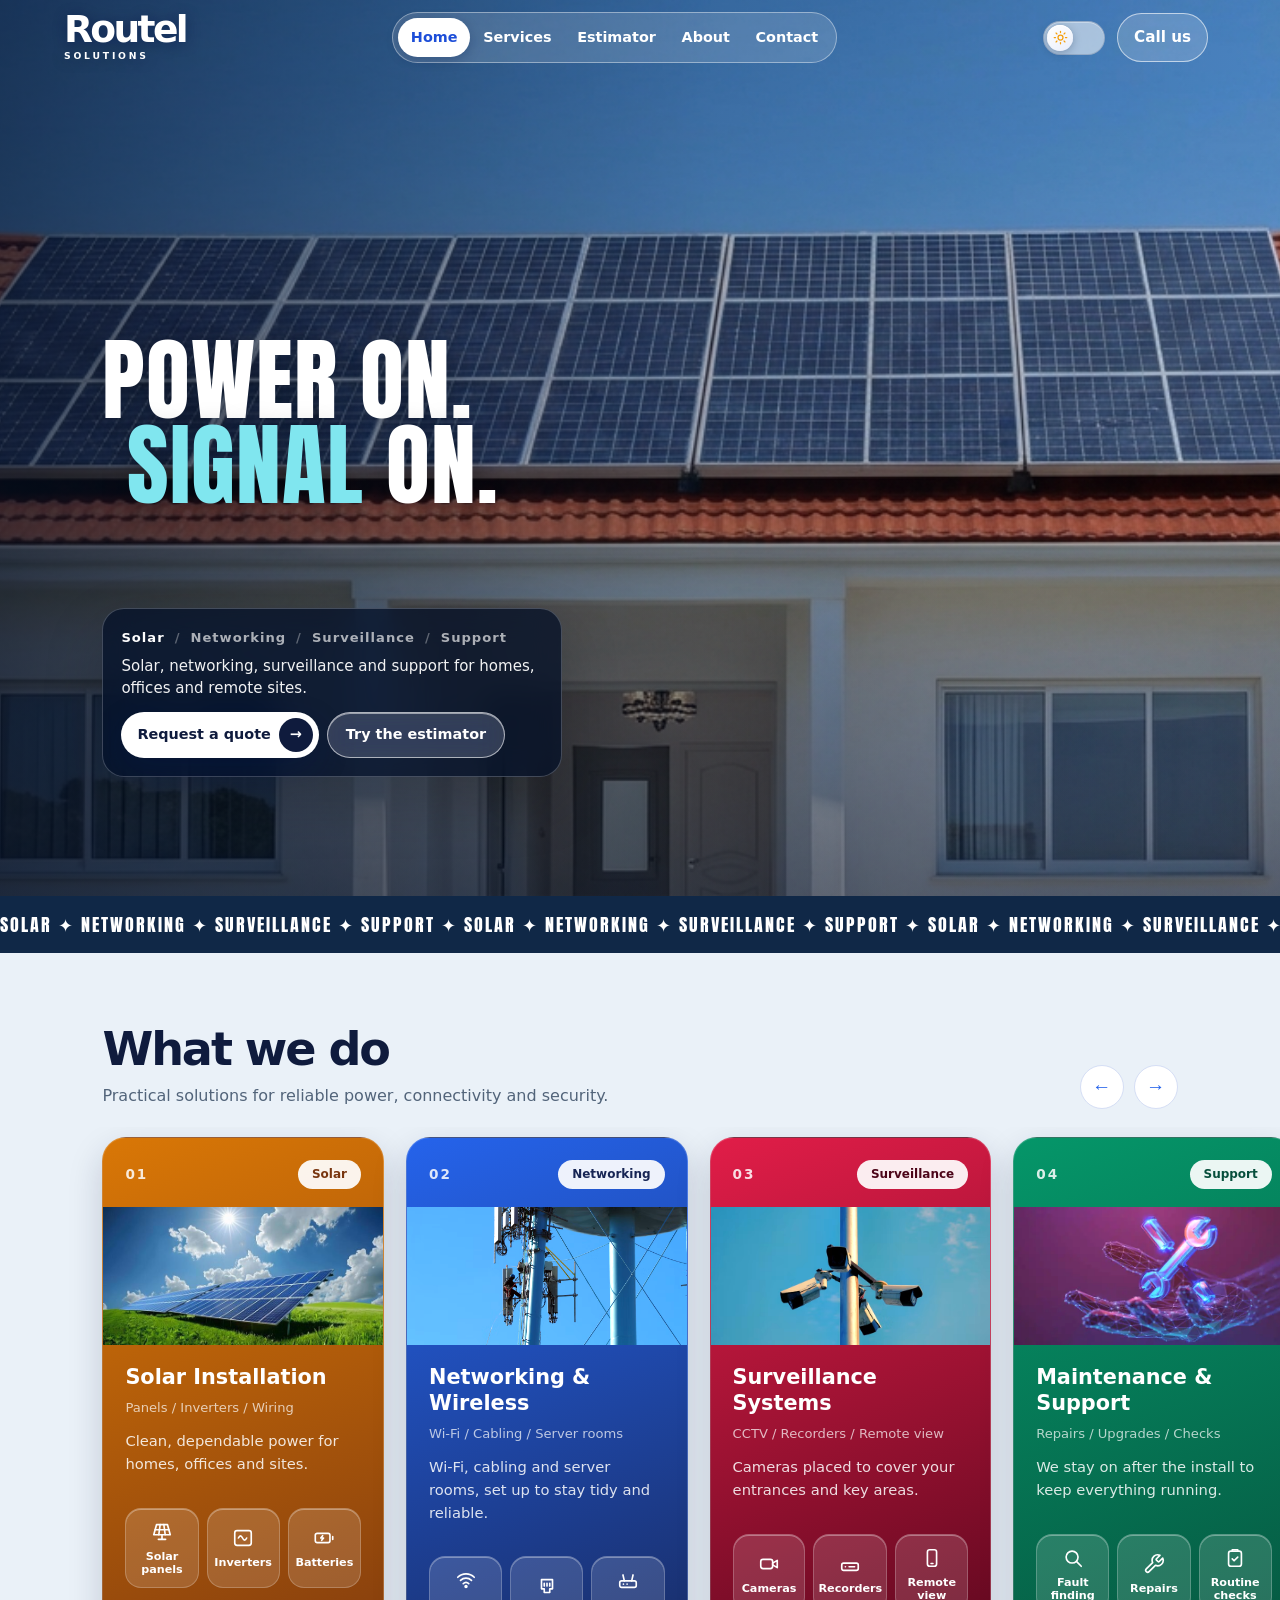
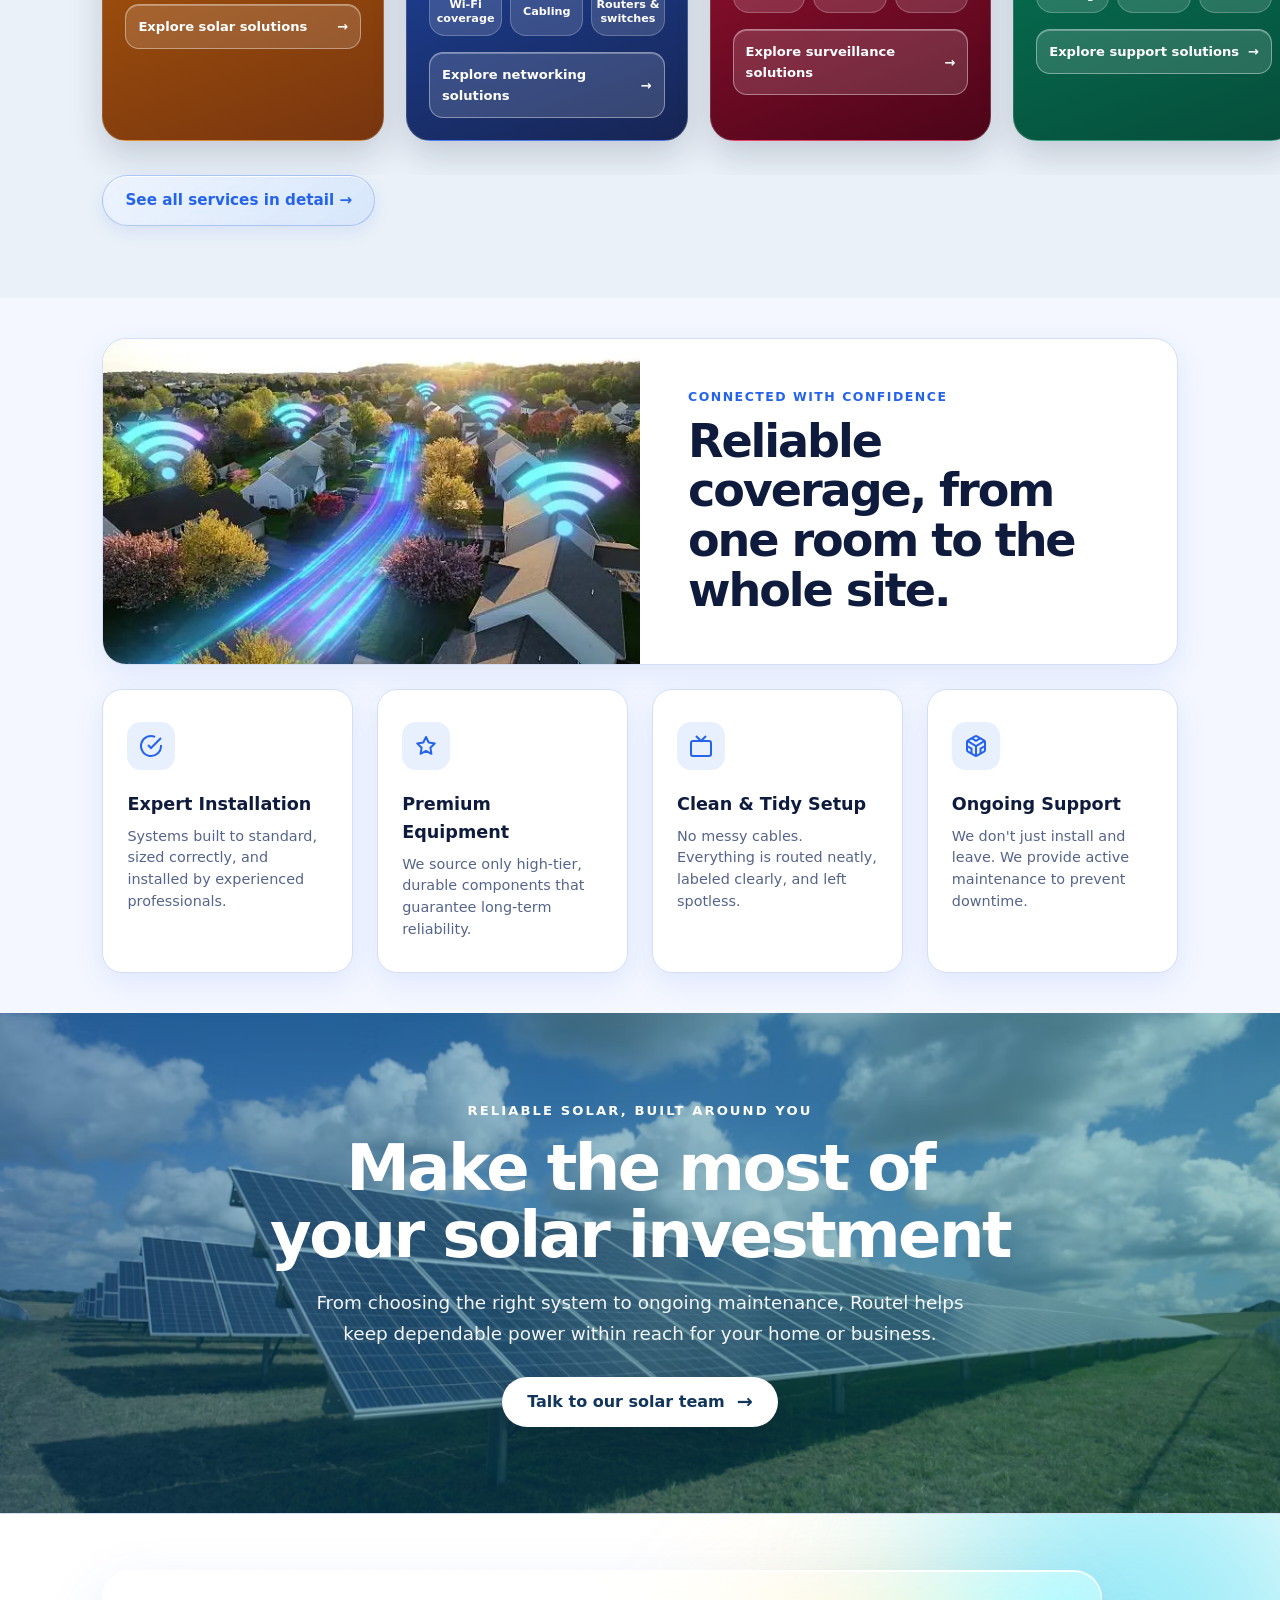
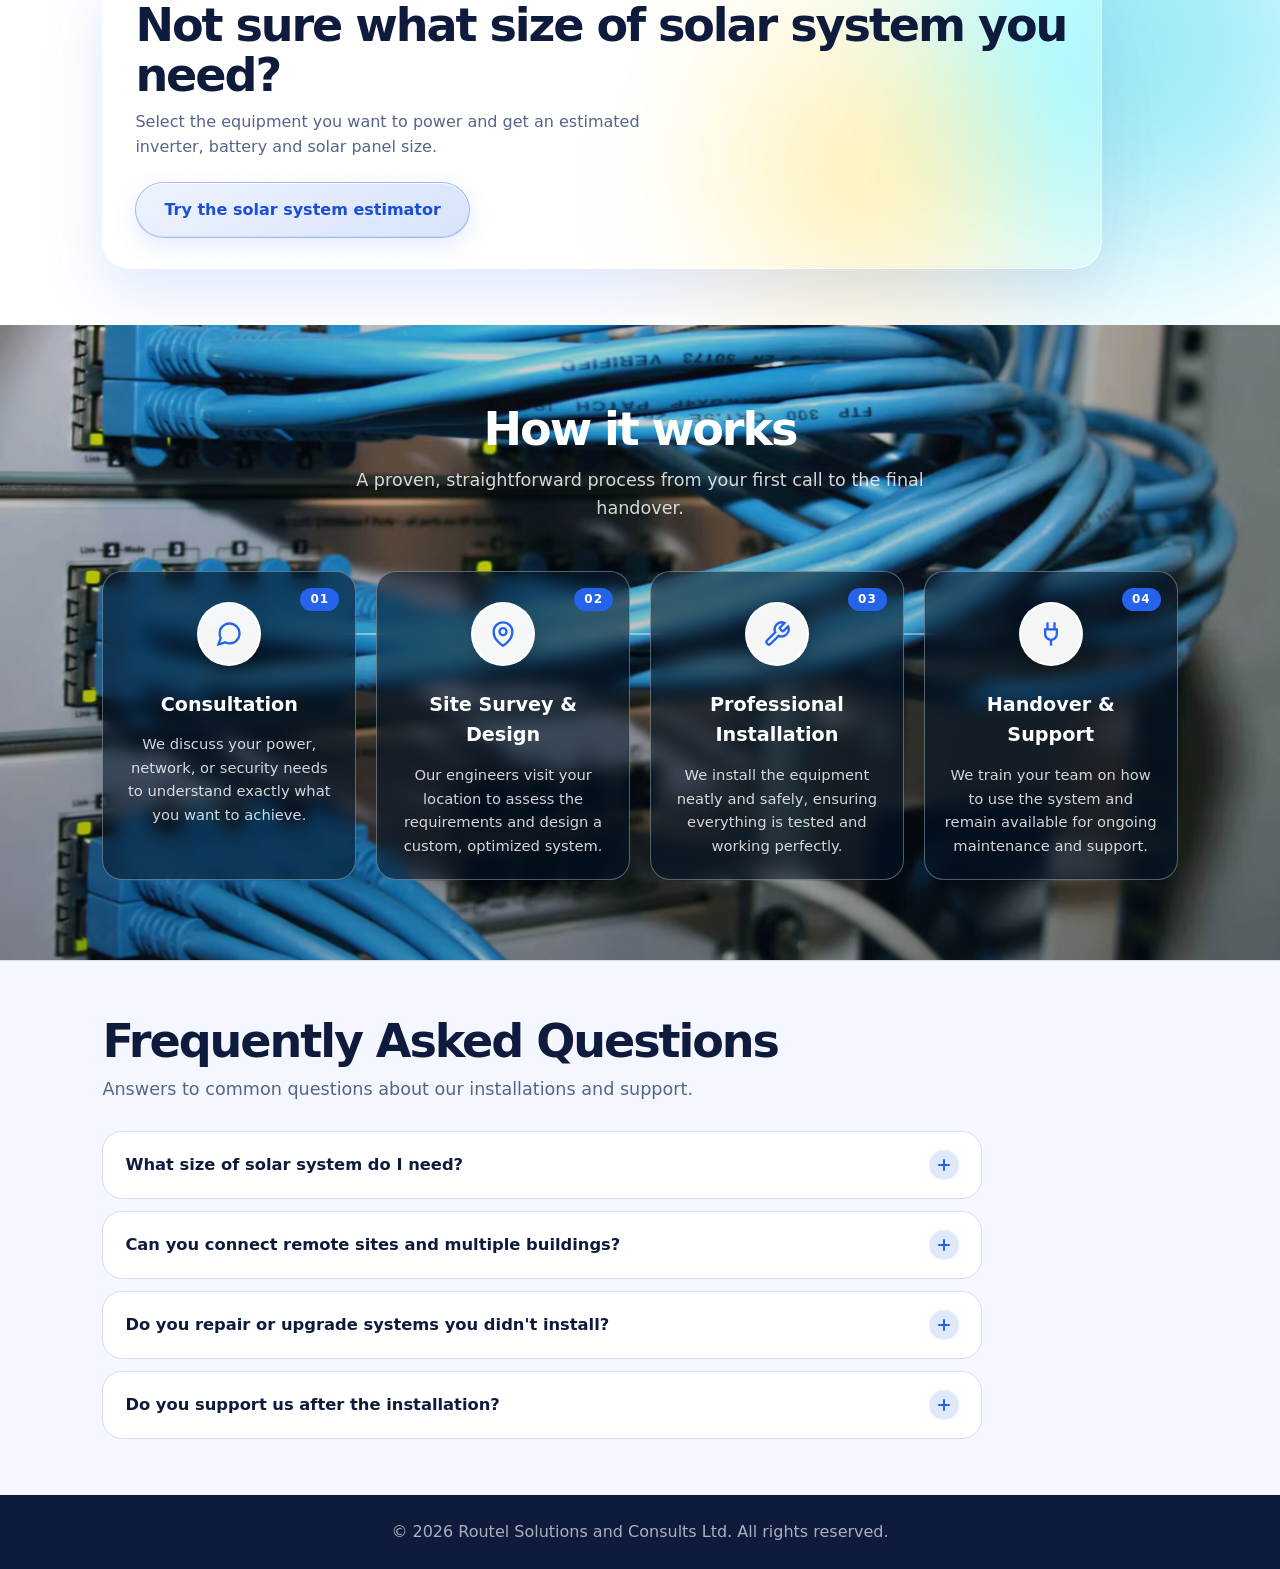
<file: index.html>
<!DOCTYPE html>
<html lang="en">
<head>
  <meta charset="UTF-8">
  <meta name="viewport" content="width=device-width, initial-scale=1.0, viewport-fit=cover">
  <title>Routel Solutions and Consults Ltd | Solar, Networking and Surveillance</title>
  <meta name="description" content="Routel Solutions and Consults Ltd installs and maintains solar systems, wireless internet, networks and surveillance systems for offices, estates and remote sites.">
  <meta name="theme-color" content="#2563eb">
  <meta name="color-scheme" content="light dark">
  <link rel="icon" href="data:image/svg+xml,<svg xmlns=%22http://www.w3.org/2000/svg%22 viewBox=%220 0 100 100%22><text y=%22.9em%22 font-size=%2290%22>⚡</text></svg>">
  <!-- sets light or dark BEFORE the page paints, so there is no flash -->
  <script>
    (function () { try { var t = localStorage.getItem('theme') || (matchMedia('(prefers-color-scheme: dark)').matches ? 'dark' : 'light'); document.documentElement.setAttribute('data-theme', t); } catch (e) { document.documentElement.setAttribute('data-theme', 'light'); } })();
  </script>
  <link rel="preconnect" href="https://fonts.googleapis.com">
  <link rel="preconnect" href="https://fonts.gstatic.com" crossorigin>
  <link href="https://fonts.googleapis.com/css2?family=Anton&display=swap" rel="stylesheet">
  <link rel="preload" as="image" href="hero-bg.jpg" fetchpriority="high">
  <link rel="stylesheet" href="style.css">
</head>
<body data-page="home">
  <!-- the menu, footer, tab bar and WhatsApp bubble are added here by shared.js -->
  <main>

    <!-- HERO -->
    <section class="hero-track" id="home">
      <div class="stage">

        <div class="scenes" aria-hidden="true">
          <!-- SOLAR -->
          <div class="scene is-on">
            <svg class="roof-scene" viewBox="0 0 1200 520" preserveAspectRatio="xMidYMax slice">
              <defs>
                <linearGradient id="panelBlue" x1="0" y1="0" x2="1" y2="1"><stop offset="0" stop-color="#2a56b8"/><stop offset="1" stop-color="#0c2160"/></linearGradient>
                <linearGradient id="panelShine" x1="0" y1="0" x2="1" y2="0.6"><stop offset="0" stop-color="#fff" stop-opacity=".28"/><stop offset=".45" stop-color="#fff" stop-opacity="0"/></linearGradient>
                <pattern id="roofTiles" width="30" height="14" patternUnits="userSpaceOnUse"><rect width="30" height="14" fill="#c9582f"/><path d="M0 13.5h30" stroke="#a8431f" stroke-width="2"/></pattern>
              </defs>
              <rect x="150" y="372" width="900" height="160" fill="#e8e3da"/>
              <rect x="205" y="415" width="140" height="95" fill="#8fb5e6" stroke="#fff" stroke-width="8"/>
              <rect x="855" y="415" width="140" height="95" fill="#8fb5e6" stroke="#fff" stroke-width="8"/>
              <rect x="520" y="400" width="160" height="125" fill="#cfd6e0"/>
              <rect x="540" y="420" width="120" height="105" fill="#9fb0c6"/>
              <polygon points="100,372 225,140 975,140 1100,372" fill="url(#roofTiles)"/>
              <rect x="100" y="372" width="1000" height="14" fill="#ebe6dd"/>
              <polygon points="270,185 930,185 1010,330 190,330" fill="url(#panelBlue)"/>
              <g stroke="#cfd8ea" stroke-width="2">
                <line x1="270" y1="185" x2="190" y2="330"/><line x1="325" y1="185" x2="258" y2="330"/>
                <line x1="380" y1="185" x2="327" y2="330"/><line x1="435" y1="185" x2="395" y2="330"/>
                <line x1="490" y1="185" x2="463" y2="330"/><line x1="545" y1="185" x2="532" y2="330"/>
                <line x1="600" y1="185" x2="600" y2="330" stroke-width="4"/>
                <line x1="655" y1="185" x2="668" y2="330"/><line x1="710" y1="185" x2="737" y2="330"/>
                <line x1="765" y1="185" x2="805" y2="330"/><line x1="820" y1="185" x2="873" y2="330"/>
                <line x1="875" y1="185" x2="942" y2="330"/><line x1="930" y1="185" x2="1010" y2="330"/>
                <line x1="250" y1="221" x2="950" y2="221"/><line x1="230" y1="257" x2="970" y2="257"/>
                <line x1="210" y1="294" x2="990" y2="294"/>
              </g>
              <polygon points="270,185 930,185 1010,330 190,330" fill="url(#panelShine)"/>
              <polygon points="270,185 930,185 1010,330 190,330" fill="none" stroke="#e6ecf7" stroke-width="4" stroke-linejoin="round"/>
            </svg>
            <div class="scene-photo" style="--photo:url('hero-bg.jpg')"></div>
          </div>

        </div>
        <div class="stage-shade" aria-hidden="true"></div>

        <h1 class="stage-title">
          <span class="line">Power on.</span>
          <span class="line indent"><em>Signal</em> on.</span>
        </h1>

        <div class="stage-extra">
          <p class="stage-eyebrow"><span class="is-on">Solar</span><span>Networking</span><span>Surveillance</span><span>Support</span></p>
          <p class="stage-sub">Solar, networking, surveillance and support for homes, offices and remote sites.</p>
          <div class="hero-cta">
            <a class="cta-pill" href="contact.html">Request a quote <span class="arrow">→</span></a>
            <a class="cta-glass" href="estimator.html">Try the estimator</a>
          </div>
        </div>

      </div>
    </section>



    <!-- TICKER -->
    <div class="marquee" aria-hidden="true">
      <div class="marquee-track">
        <span>Solar ✦ Networking ✦ Surveillance ✦ Support ✦ Solar ✦ Networking ✦ Surveillance ✦ Support ✦ Solar ✦ Networking ✦ Surveillance ✦ Support ✦ Solar ✦ Networking ✦ Surveillance ✦ Support ✦</span>
        <span>Solar ✦ Networking ✦ Surveillance ✦ Support ✦ Solar ✦ Networking ✦ Surveillance ✦ Support ✦ Solar ✦ Networking ✦ Surveillance ✦ Support ✦ Solar ✦ Networking ✦ Surveillance ✦ Support ✦</span>
      </div>
    </div>

    <!-- SERVICES -->
    <section class="services" aria-labelledby="services-title">
      <div class="section-head">
        <div>
          <h2 id="services-title">What we do</h2>
          <p class="services-intro">Practical solutions for reliable power, connectivity and security.</p>
        </div>
        <div class="arrows" aria-label="Service cards">
          <button class="arrow-btn" id="prev" type="button" aria-label="Previous services" aria-controls="service-cards">←</button>
          <button class="arrow-btn" id="next" type="button" aria-label="Next services" aria-controls="service-cards">→</button>
        </div>
      </div>

      <div class="cards" id="service-cards" tabindex="0" role="region" aria-label="Our services">
        <!-- 1: Solar -->
        <article class="card" style="--g1:#d97706; --g2:#78350f">
          <div class="card-top">
            <span class="card-num">01</span>
            <span class="tag">Solar</span>
          </div>
          <img class="card-photo" src="solar-card.png" alt="Solar panels in a sunny green field" loading="lazy">
          <h3>Solar Installation</h3>
          <span class="sub">Panels / Inverters / Wiring</span>
          <p class="preview">Clean, dependable power for homes, offices and sites.</p>
          <div class="card-more">
            <div class="tiles">
              <div class="tile" style="--i:0"><svg><use href="#i-panel"/></svg><span>Solar panels</span></div>
              <div class="tile" style="--i:1"><svg><use href="#i-inverter"/></svg><span>Inverters</span></div>
              <div class="tile" style="--i:2"><svg><use href="#i-battery"/></svg><span>Batteries</span></div>
            </div>
            <a class="req-btn" href="services.html#solar-installation">Explore solar solutions <span aria-hidden="true">→</span></a>
          </div>
        </article>

        <!-- 2: Networking & Wireless -->
        <article class="card" style="--g1:#2563eb; --g2:#172554">
          <div class="card-top">
            <span class="card-num">02</span>
            <span class="tag">Networking</span>
          </div>
          <img class="card-photo networking-card-photo" src="networking-card.png" alt="Wireless network equipment mounted on a communications tower" loading="lazy">
          <h3>Networking &amp; Wireless</h3>
          <span class="sub">Wi-Fi / Cabling / Server rooms</span>
          <p class="preview">Wi-Fi, cabling and server rooms, set up to stay tidy and reliable.</p>
          <div class="card-more">
            <div class="tiles">
              <div class="tile" style="--i:0"><svg><use href="#i-wifi"/></svg><span>Wi-Fi coverage</span></div>
              <div class="tile" style="--i:1"><svg><use href="#i-ethernet"/></svg><span>Cabling</span></div>
              <div class="tile" style="--i:2"><svg><use href="#i-router"/></svg><span>Routers &amp; switches</span></div>
            </div>
            <a class="req-btn" href="services.html#networking-wireless">Explore networking solutions <span aria-hidden="true">→</span></a>
          </div>
        </article>

        <!-- 3: Surveillance -->
        <article class="card" style="--g1:#e11d48; --g2:#4c0519">
          <div class="card-top">
            <span class="card-num">03</span>
            <span class="tag">Surveillance</span>
          </div>
          <img class="card-photo surveillance-card-photo" src="surveillance-card.png" alt="Security cameras mounted on a pole for area surveillance" loading="lazy">
          <h3>Surveillance Systems</h3>
          <span class="sub">CCTV / Recorders / Remote view</span>
          <p class="preview">Cameras placed to cover your entrances and key areas.</p>
          <div class="card-more">
            <div class="tiles">
              <div class="tile" style="--i:0"><svg><use href="#i-camera"/></svg><span>Cameras</span></div>
              <div class="tile" style="--i:1"><svg><use href="#i-recorder"/></svg><span>Recorders</span></div>
              <div class="tile" style="--i:2"><svg><use href="#i-phone"/></svg><span>Remote view</span></div>
            </div>
            <a class="req-btn" href="services.html#surveillance-systems">Explore surveillance solutions <span aria-hidden="true">→</span></a>
          </div>
        </article>

        <!-- 4: Support -->
        <article class="card" style="--g1:#059669; --g2:#064e3b">
          <div class="card-top">
            <span class="card-num">04</span>
            <span class="tag">Support</span>
          </div>
          <img class="card-photo support-card-photo" src="support-card.png" alt="Computer keyboard key marked with a tools symbol" loading="lazy">
          <h3>Maintenance &amp; Support</h3>
          <span class="sub">Repairs / Upgrades / Checks</span>
          <p class="preview">We stay on after the install to keep everything running.</p>
          <div class="card-more">
            <div class="tiles">
              <div class="tile" style="--i:0"><svg><use href="#i-search"/></svg><span>Fault finding</span></div>
              <div class="tile" style="--i:1"><svg><use href="#i-wrench"/></svg><span>Repairs</span></div>
              <div class="tile" style="--i:2"><svg><use href="#i-clipboard"/></svg><span>Routine checks</span></div>
            </div>
            <a class="req-btn" href="services.html#maintenance-support">Explore support solutions <span aria-hidden="true">→</span></a>
          </div>
        </article>
      </div>
      <a class="more-link" href="services.html">See all services in detail →</a>
    </section>

    <!-- BENEFITS ROW -->
    <section class="benefits">
      <div class="benefits-feature">
        <img src="wifi-neighborhood.png" alt="Homes connected across a neighborhood by Wi-Fi" loading="lazy">
        <div>
          <p class="benefits-feature-label">Connected with confidence</p>
          <h2>Reliable coverage, from one room to the whole site.</h2>
        </div>
      </div>
      <div class="ben-grid">
        <div class="ben-card">
          <div class="ben-icon"><svg viewBox="0 0 24 24" fill="none" stroke="currentColor" stroke-width="2"><path d="M22 11.08V12a10 10 0 1 1-5.93-9.14"></path><polyline points="22 4 12 14.01 9 11.01"></polyline></svg></div>
          <h4>Expert Installation</h4>
          <p>Systems built to standard, sized correctly, and installed by experienced professionals.</p>
        </div>
        <div class="ben-card">
          <div class="ben-icon"><svg viewBox="0 0 24 24" fill="none" stroke="currentColor" stroke-width="2" stroke-linecap="round" stroke-linejoin="round"><path d="m12 3 2.7 5.5 6.1.9-4.4 4.3 1 6.1-5.4-2.9-5.4 2.9 1-6.1-4.4-4.3 6.1-.9L12 3z"></path></svg></div>
          <h4>Premium Equipment</h4>
          <p>We source only high-tier, durable components that guarantee long-term reliability.</p>
        </div>
        <div class="ben-card">
          <div class="ben-icon"><svg viewBox="0 0 24 24" fill="none" stroke="currentColor" stroke-width="2"><rect x="2" y="7" width="20" height="15" rx="2" ry="2"></rect><polyline points="17 2 12 7 7 2"></polyline></svg></div>
          <h4>Clean & Tidy Setup</h4>
          <p>No messy cables. Everything is routed neatly, labeled clearly, and left spotless.</p>
        </div>
        <div class="ben-card">
          <div class="ben-icon"><svg viewBox="0 0 24 24" fill="none" stroke="currentColor" stroke-width="2"><path d="M21 16V8a2 2 0 0 0-1-1.73l-7-4a2 2 0 0 0-2 0l-7 4A2 2 0 0 0 3 8v8a2 2 0 0 0 1 1.73l7 4a2 2 0 0 0 2 0l7-4A2 2 0 0 0 21 16z"></path><polyline points="7.5 4.21 12 6.81 16.5 4.21"></polyline><polyline points="7.5 19.79 7.5 14.6 3 12"></polyline><polyline points="21 12 16.5 14.6 16.5 19.79"></polyline><polyline points="3.27 6.96 12 12.01 20.73 6.96"></polyline><line x1="12" y1="22.08" x2="12" y2="12"></line></svg></div>
          <h4>Ongoing Support</h4>
          <p>We don't just install and leave. We provide active maintenance to prevent downtime.</p>
        </div>
      </div>
    </section>

    <!-- SOLAR FEATURE -->
    <section class="solar-feature" aria-labelledby="solar-feature-title">
      <img class="solar-feature-image" src="solar-field.png" alt="Solar panels generating power in an open field" loading="lazy">
      <div class="solar-feature-content">
        <p class="solar-feature-eyebrow">Reliable solar, built around you</p>
        <h2 id="solar-feature-title">Make the most of your solar investment</h2>
        <p>From choosing the right system to ongoing maintenance, Routel helps keep dependable power within reach for your home or business.</p>
        <a class="solar-feature-cta" href="contact.html?service=Solar">Talk to our solar team <span aria-hidden="true">→</span></a>
      </div>
    </section>

    <!-- ESTIMATOR TEASER -->
    <section class="band">
      <div class="contact-blobs" aria-hidden="true">
        <span class="cb cb1"></span>
        <span class="cb cb3"></span>
      </div>
      <div class="band-box" data-reveal>
        <div>
          <h2>Not sure what size of solar system you need?</h2>
          <p>Select the equipment you want to power and get an estimated inverter, battery and solar panel size.</p>
        </div>
        <div class="band-actions">
          <a class="btn-glass" href="estimator.html">Try the solar system estimator</a>
        </div>
      </div>
    </section>

    <!-- HOW IT WORKS (FOUR STEPS) -->
    <section class="how-it-works">
      <img class="how-it-works-image" src="networking-cabling.png" alt="" aria-hidden="true">
      <h2>How it works</h2>
      <p class="lead">A proven, straightforward process from your first call to the final handover.</p>

      <div class="steps-grid">
        <div class="step-card" data-reveal>
          <div class="step-num">01</div>
          <div class="step-icon"><svg viewBox="0 0 24 24" fill="none" stroke="currentColor" stroke-width="2"><path d="M21 11.5a8.38 8.38 0 0 1-.9 3.8 8.5 8.5 0 0 1-7.6 4.7 8.38 8.38 0 0 1-3.8-.9L3 21l1.9-5.7a8.38 8.38 0 0 1-.9-3.8 8.5 8.5 0 0 1 4.7-7.6 8.38 8.38 0 0 1 3.8-.9h.5a8.48 8.48 0 0 1 8 8v.5z"></path></svg></div>
          <h3>Consultation</h3>
          <p>We discuss your power, network, or security needs to understand exactly what you want to achieve.</p>
        </div>
        <div class="step-card" data-reveal>
          <div class="step-num">02</div>
          <div class="step-icon"><svg viewBox="0 0 24 24" fill="none" stroke="currentColor" stroke-width="2"><path d="M12 22s-8-4.5-8-11.8A8 8 0 0 1 12 2a8 8 0 0 1 8 8.2c0 7.3-8 11.8-8 11.8z"></path><circle cx="12" cy="10" r="3"></circle></svg></div>
          <h3>Site Survey & Design</h3>
          <p>Our engineers visit your location to assess the requirements and design a custom, optimized system.</p>
        </div>
        <div class="step-card" data-reveal>
          <div class="step-num">03</div>
          <div class="step-icon"><svg viewBox="0 0 24 24" fill="none" stroke="currentColor" stroke-width="2"><path d="M14.7 6.3a1 1 0 0 0 0 1.4l1.6 1.6a1 1 0 0 0 1.4 0l3.77-3.77a6 6 0 0 1-7.94 7.94l-6.91 6.91a2.12 2.12 0 0 1-3-3l6.91-6.91a6 6 0 0 1 7.94-7.94l-3.76 3.76z"></path></svg></div>
          <h3>Professional Installation</h3>
          <p>We install the equipment neatly and safely, ensuring everything is tested and working perfectly.</p>
        </div>
        <div class="step-card" data-reveal>
          <div class="step-num">04</div>
          <div class="step-icon"><svg viewBox="0 0 24 24" fill="none" stroke="currentColor" stroke-width="2"><path d="M12 22v-5"></path><path d="M9 8V2"></path><path d="M15 8V2"></path><path d="M12 17a5 5 0 0 0 5-5V8H7v4a5 5 0 0 0 5 5z"></path></svg></div>
          <h3>Handover & Support</h3>
          <p>We train your team on how to use the system and remain available for ongoing maintenance and support.</p>
        </div>
      </div>
    </section>

    <!-- FAQ (ACCORDION ON HOMEPAGE) -->
    <section class="faq">
      <div class="section-head">
        <h2>Frequently Asked Questions</h2>
        <p class="lead">Answers to common questions about our installations and support.</p>
      </div>

      <div class="faq-list">
        <div class="faq-item" data-reveal>
          <button class="faq-q" type="button" aria-expanded="false"><span>What size of solar system do I need?</span><i class="faq-icon" aria-hidden="true"></i></button>
          <div class="faq-a"><div><p>It depends on what you run and for how long. Try our <a href="estimator.html">solar system estimator</a> for an approximate size. We confirm the final size with a comprehensive load assessment before installation.</p></div></div>
        </div>
        <div class="faq-item" data-reveal>
          <button class="faq-q" type="button" aria-expanded="false"><span>Can you connect remote sites and multiple buildings?</span><i class="faq-icon" aria-hidden="true"></i></button>
          <div class="faq-a"><div><p>Yes. We deploy radio links, structured cabling, and enterprise mesh Wi-Fi to seamlessly connect separate buildings and remote sites into one unified network.</p></div></div>
        </div>
        <div class="faq-item" data-reveal>
          <button class="faq-q" type="button" aria-expanded="false"><span>Do you repair or upgrade systems you didn't install?</span><i class="faq-icon" aria-hidden="true"></i></button>
          <div class="faq-a"><div><p>Yes. We handle fault finding, repairs, and complete overhauls of existing solar, networking, and surveillance setups. We will evaluate your current hardware and let you know the best path forward.</p></div></div>
        </div>
        <div class="faq-item" data-reveal>
          <button class="faq-q" type="button" aria-expanded="false"><span>Do you support us after the installation?</span><i class="faq-icon" aria-hidden="true"></i></button>
          <div class="faq-a"><div><p>Yes. Our relationship does not end at handover. We provide active maintenance, routine checks, and remote troubleshooting to stop small problems from becoming major outages.</p></div></div>
        </div>
      </div>
    </section>

  </main>

  <script src="shared.js"></script>
  <script src="home.js"></script>
</body>
</html>
</file>
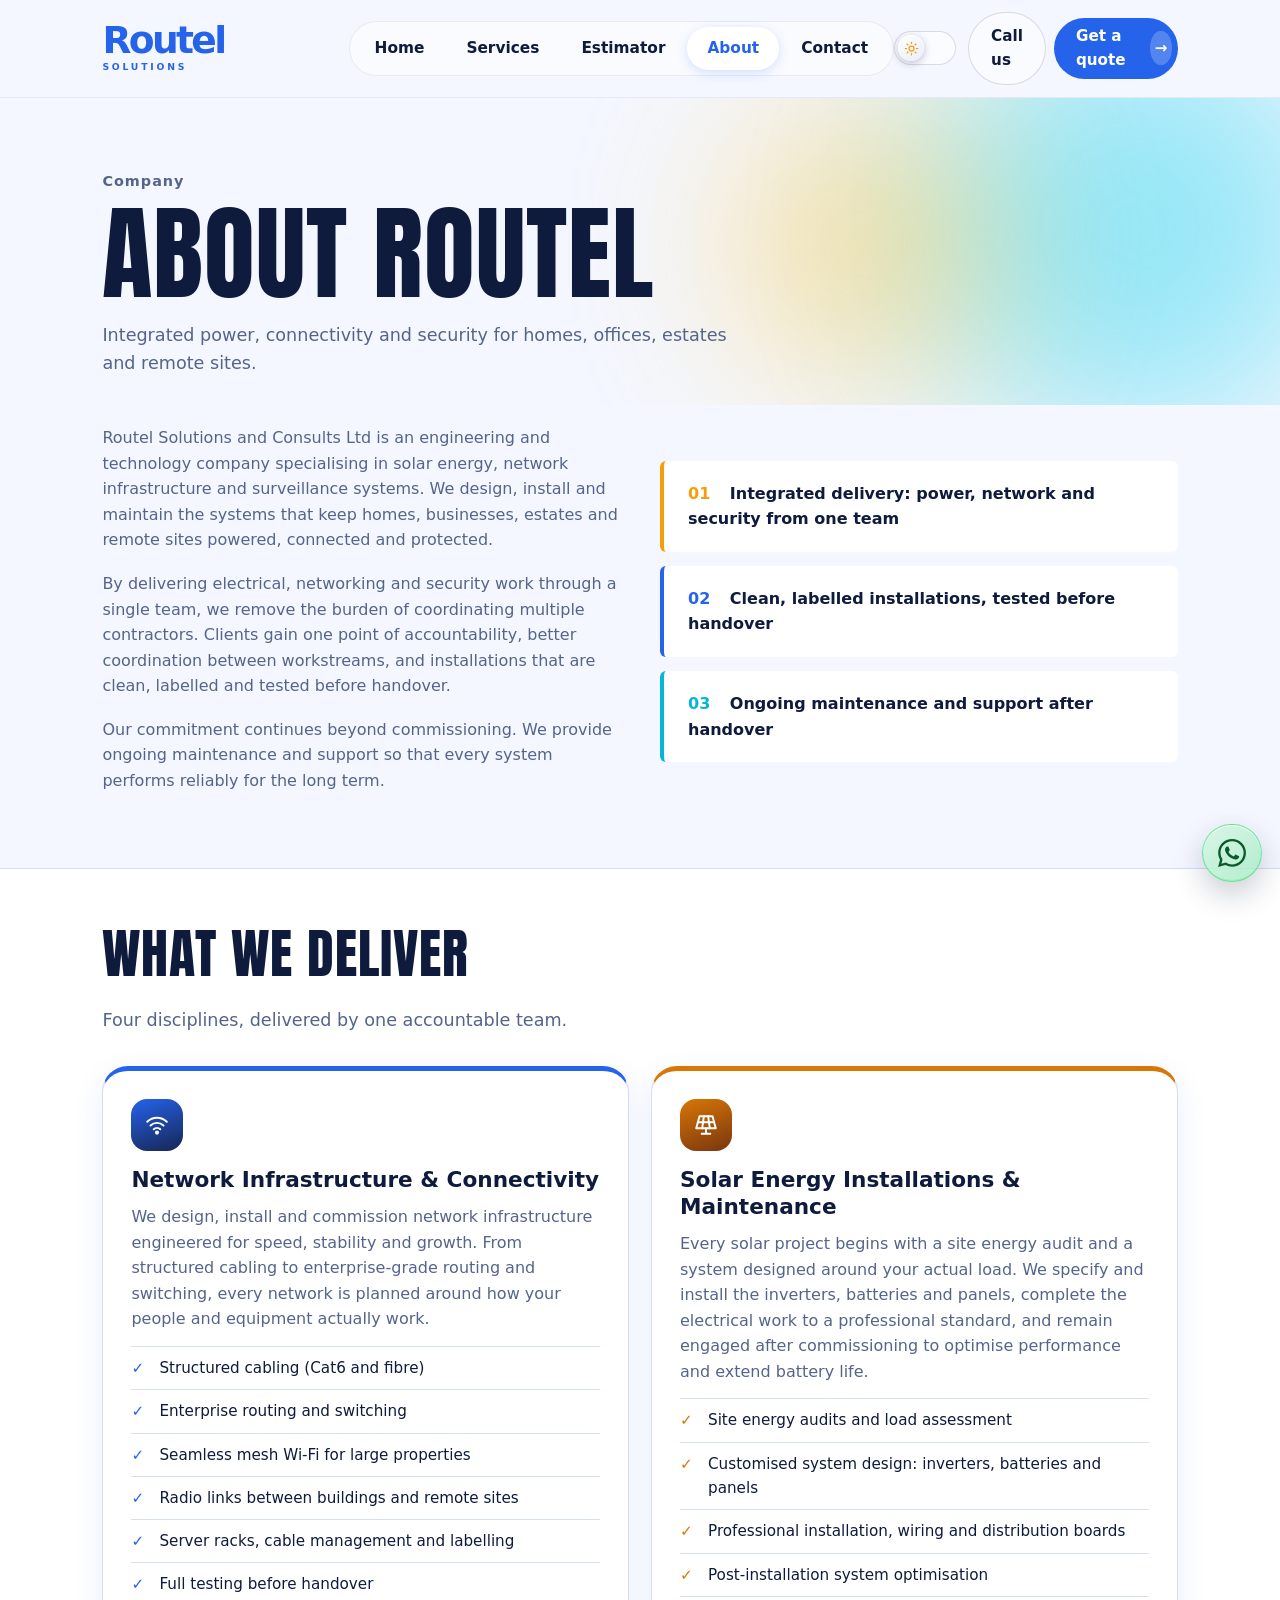
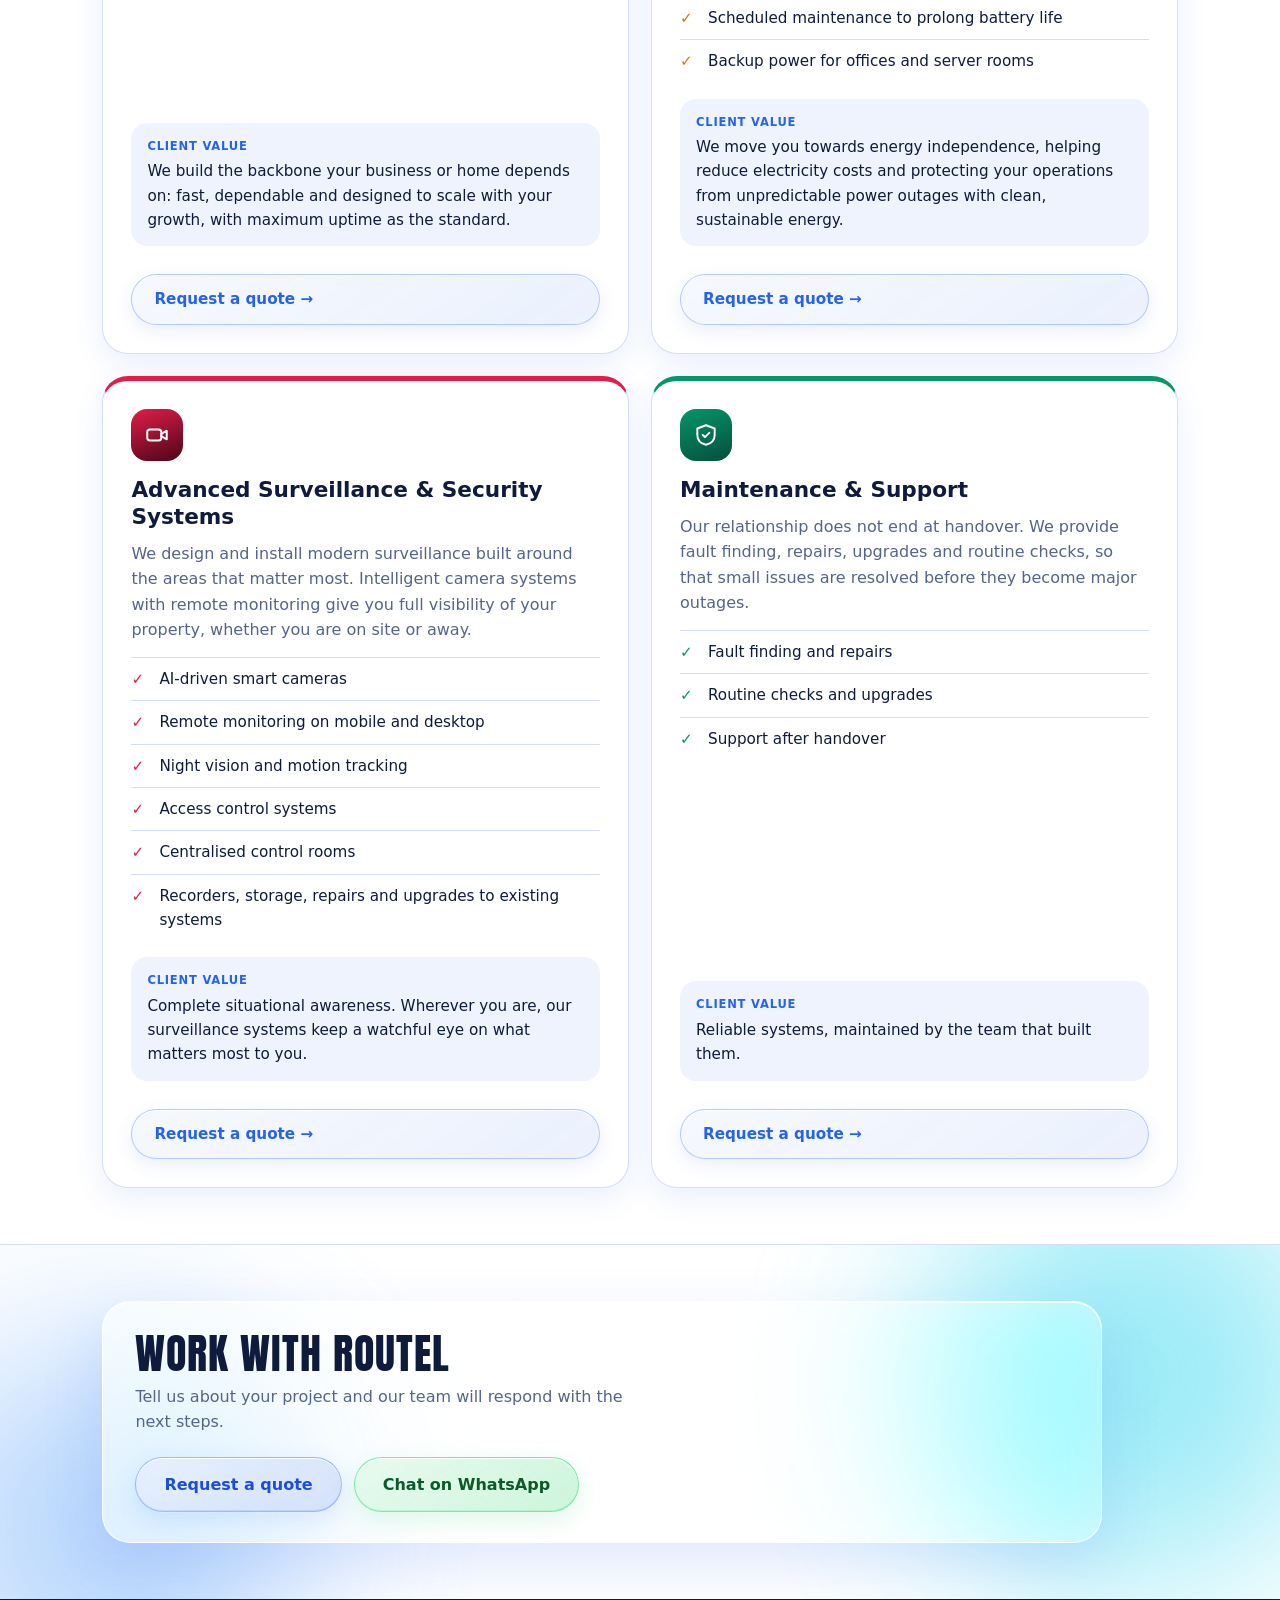
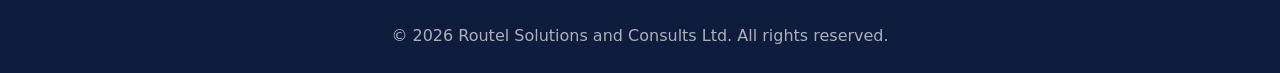
<file: about.html>
<!DOCTYPE html>
<html lang="en">
<head>
  <meta charset="UTF-8">
  <meta name="viewport" content="width=device-width, initial-scale=1.0, viewport-fit=cover">
  <title>About | Routel Solutions and Consults Ltd</title>
  <meta name="description" content="Routel Solutions and Consults Ltd delivers solar energy, network infrastructure and surveillance systems, with ongoing maintenance and support, from a single accountable team.">
  <meta name="theme-color" content="#2563eb">
  <meta name="color-scheme" content="light dark">
  <link rel="icon" href="data:image/svg+xml,<svg xmlns=%22http://www.w3.org/2000/svg%22 viewBox=%220 0 100 100%22><text y=%22.9em%22 font-size=%2290%22>⚡</text></svg>">
  <script>
    (function () { try { var t = localStorage.getItem('theme') || (matchMedia('(prefers-color-scheme: dark)').matches ? 'dark' : 'light'); document.documentElement.setAttribute('data-theme', t); } catch (e) { document.documentElement.setAttribute('data-theme', 'light'); } })();
  </script>
  <link rel="preconnect" href="https://fonts.googleapis.com">
  <link rel="preconnect" href="https://fonts.gstatic.com" crossorigin>
  <link href="https://fonts.googleapis.com/css2?family=Anton&display=swap" rel="stylesheet">
  <link rel="stylesheet" href="style.css">
</head>
<body data-page="about">
  <main>

    <section class="page-head">
      <div class="contact-blobs" aria-hidden="true">
        <span class="cb cb1"></span>
        <span class="cb cb3"></span>
      </div>
      <p class="eyebrow">Company</p>
      <h1 class="page-title">About Routel</h1>
      <p class="lead">Integrated power, connectivity and security for homes, offices, estates and remote sites.</p>
    </section>

    <!-- COMPANY OVERVIEW -->
    <section class="about">
      <div class="about-grid">
        <div class="about-text">
          <p>Routel Solutions and Consults Ltd is an engineering and technology company specialising in solar energy, network infrastructure and surveillance systems. We design, install and maintain the systems that keep homes, businesses, estates and remote sites powered, connected and protected.</p>
          <p>By delivering electrical, networking and security work through a single team, we remove the burden of coordinating multiple contractors. Clients gain one point of accountability, better coordination between workstreams, and installations that are clean, labelled and tested before handover.</p>
          <p>Our commitment continues beyond commissioning. We provide ongoing maintenance and support so that every system performs reliably for the long term.</p>
        </div>
        <div class="about-points">
          <div class="point"><span>01</span> Integrated delivery: power, network and security from one team</div>
          <div class="point"><span>02</span> Clean, labelled installations, tested before handover</div>
          <div class="point"><span>03</span> Ongoing maintenance and support after handover</div>
        </div>
      </div>
    </section>

    <!-- WHAT WE DELIVER -->
    <section class="capabilities">
      <h2>What we deliver</h2>
      <p class="lead">Four disciplines, delivered by one accountable team.</p>

      <div class="cap-grid">

        <article class="cap" data-reveal style="--g1:#2563eb; --g2:#172554">
          <div class="cap-icon"><svg><use href="#i-wifi"/></svg></div>
          <h3>Network Infrastructure &amp; Connectivity</h3>
          <p>We design, install and commission network infrastructure engineered for speed, stability and growth. From structured cabling to enterprise-grade routing and switching, every network is planned around how your people and equipment actually work.</p>
          <ul class="cap-list">
            <li>Structured cabling (Cat6 and fibre)</li>
            <li>Enterprise routing and switching</li>
            <li>Seamless mesh Wi-Fi for large properties</li>
            <li>Radio links between buildings and remote sites</li>
            <li>Server racks, cable management and labelling</li>
            <li>Full testing before handover</li>
          </ul>
          <p class="cap-value"><b>Client value</b>We build the backbone your business or home depends on: fast, dependable and designed to scale with your growth, with maximum uptime as the standard.</p>
          <a class="more-link" href="contact.html?service=Networking%20%26%20Wi-Fi">Request a quote →</a>
        </article>

        <article class="cap" data-reveal style="--g1:#d97706; --g2:#78350f">
          <div class="cap-icon"><svg><use href="#i-panel"/></svg></div>
          <h3>Solar Energy Installations &amp; Maintenance</h3>
          <p>Every solar project begins with a site energy audit and a system designed around your actual load. We specify and install the inverters, batteries and panels, complete the electrical work to a professional standard, and remain engaged after commissioning to optimise performance and extend battery life.</p>
          <ul class="cap-list">
            <li>Site energy audits and load assessment</li>
            <li>Customised system design: inverters, batteries and panels</li>
            <li>Professional installation, wiring and distribution boards</li>
            <li>Post-installation system optimisation</li>
            <li>Scheduled maintenance to prolong battery life</li>
            <li>Backup power for offices and server rooms</li>
          </ul>
          <p class="cap-value"><b>Client value</b>We move you towards energy independence, helping reduce electricity costs and protecting your operations from unpredictable power outages with clean, sustainable energy.</p>
          <a class="more-link" href="contact.html?service=Solar">Request a quote →</a>
        </article>

        <article class="cap" data-reveal style="--g1:#e11d48; --g2:#4c0519">
          <div class="cap-icon"><svg><use href="#i-camera"/></svg></div>
          <h3>Advanced Surveillance &amp; Security Systems</h3>
          <p>We design and install modern surveillance built around the areas that matter most. Intelligent camera systems with remote monitoring give you full visibility of your property, whether you are on site or away.</p>
          <ul class="cap-list">
            <li>AI-driven smart cameras</li>
            <li>Remote monitoring on mobile and desktop</li>
            <li>Night vision and motion tracking</li>
            <li>Access control systems</li>
            <li>Centralised control rooms</li>
            <li>Recorders, storage, repairs and upgrades to existing systems</li>
          </ul>
          <p class="cap-value"><b>Client value</b>Complete situational awareness. Wherever you are, our surveillance systems keep a watchful eye on what matters most to you.</p>
          <a class="more-link" href="contact.html?service=Surveillance">Request a quote →</a>
        </article>

        <article class="cap" data-reveal style="--g1:#059669; --g2:#064e3b">
          <div class="cap-icon"><svg><use href="#i-shield"/></svg></div>
          <h3>Maintenance &amp; Support</h3>
          <p>Our relationship does not end at handover. We provide fault finding, repairs, upgrades and routine checks, so that small issues are resolved before they become major outages.</p>
          <ul class="cap-list">
            <li>Fault finding and repairs</li>
            <li>Routine checks and upgrades</li>
            <li>Support after handover</li>
          </ul>
          <p class="cap-value"><b>Client value</b>Reliable systems, maintained by the team that built them.</p>
          <a class="more-link" href="contact.html?service=Maintenance%20%26%20support">Request a quote →</a>
        </article>

      </div>
    </section>

    <section class="band">
      <div class="contact-blobs" aria-hidden="true">
        <span class="cb cb1"></span>
        <span class="cb cb2"></span>
      </div>
      <div class="band-box" data-reveal>
        <div>
          <h2>Work with Routel</h2>
          <p>Tell us about your project and our team will respond with the next steps.</p>
        </div>
        <div class="band-actions">
          <a class="btn-glass" href="contact.html">Request a quote</a>
          <a class="btn-glass wa" href="#" data-wa>Chat on WhatsApp</a>
        </div>
      </div>
    </section>

  </main>

  <script src="shared.js"></script>
</body>
</html>
</file>
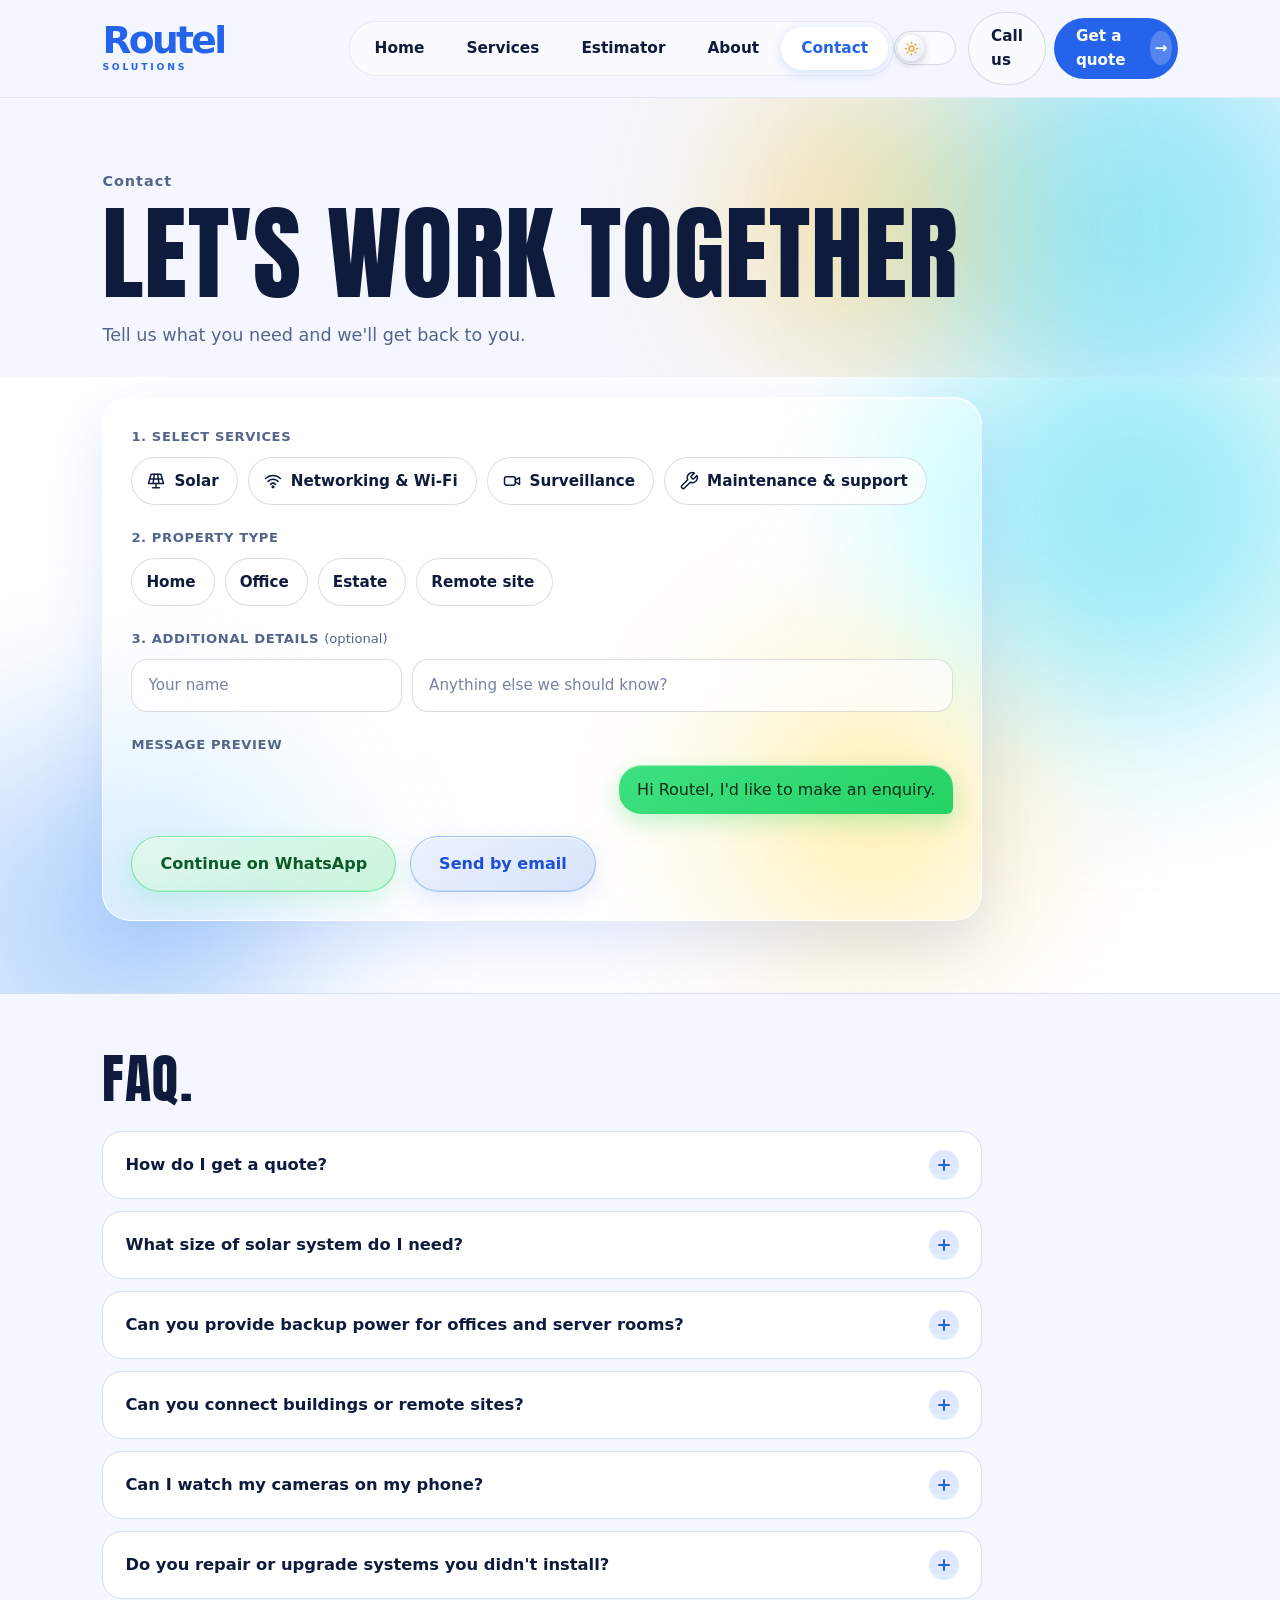
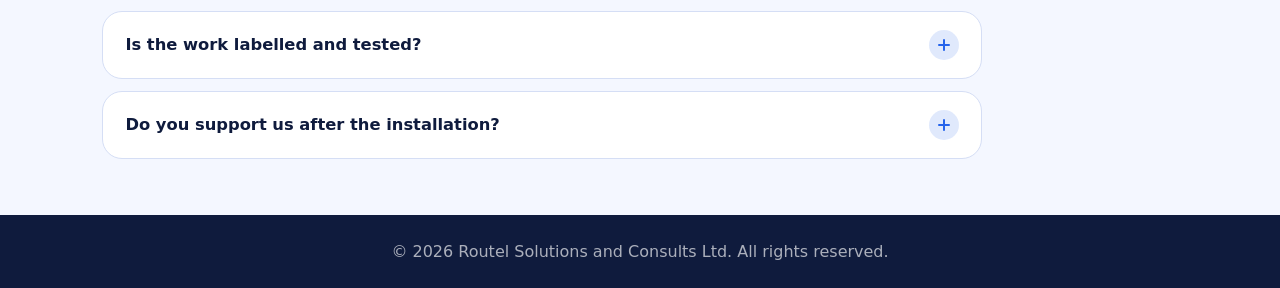
<file: contact.html>
<!DOCTYPE html>
<html lang="en">
<head>
  <meta charset="UTF-8">
  <meta name="viewport" content="width=device-width, initial-scale=1.0, viewport-fit=cover">
  <title>Contact and Quote | Routel Solutions and Consults Ltd</title>
  <meta name="description" content="Request a quote from Routel Solutions and Consults Ltd. Choose the services you need and send your request on WhatsApp or by email.">
  <meta name="theme-color" content="#2563eb">
  <meta name="color-scheme" content="light dark">
  <link rel="icon" href="data:image/svg+xml,<svg xmlns=%22http://www.w3.org/2000/svg%22 viewBox=%220 0 100 100%22><text y=%22.9em%22 font-size=%2290%22>⚡</text></svg>">
  <script>
    (function () { try { var t = localStorage.getItem('theme') || (matchMedia('(prefers-color-scheme: dark)').matches ? 'dark' : 'light'); document.documentElement.setAttribute('data-theme', t); } catch (e) { document.documentElement.setAttribute('data-theme', 'light'); } })();
  </script>
  <link rel="preconnect" href="https://fonts.googleapis.com">
  <link rel="preconnect" href="https://fonts.gstatic.com" crossorigin>
  <link href="https://fonts.googleapis.com/css2?family=Anton&display=swap" rel="stylesheet">
  <link rel="stylesheet" href="style.css">
</head>
<body data-page="contact">
  <main>

    <section class="page-head">
      <div class="contact-blobs" aria-hidden="true">
        <span class="cb cb1"></span>
        <span class="cb cb3"></span>
      </div>
      <p class="eyebrow">Contact</p>
      <h1 class="page-title">Let's work together</h1>
      <p class="lead">Tell us what you need and we'll get back to you.</p>
    </section>

    <!-- QUOTE BUILDER -->
    <section class="contact">
      <div class="contact-blobs" aria-hidden="true">
        <span class="cb cb1"></span>
        <span class="cb cb2"></span>
        <span class="cb cb3"></span>
      </div>

      <div class="quote-box" id="quoteBox" data-reveal>

        <div class="q-step">
          <span class="q-label">1. Select services</span>
          <div class="q-chips" data-group="services">
            <button type="button" class="chip" data-value="Solar" aria-pressed="false"><svg><use href="#i-panel"/></svg>Solar</button>
            <button type="button" class="chip" data-value="Networking &amp; Wi-Fi" aria-pressed="false"><svg><use href="#i-wifi"/></svg>Networking &amp; Wi-Fi</button>
            <button type="button" class="chip" data-value="Surveillance" aria-pressed="false"><svg><use href="#i-camera"/></svg>Surveillance</button>
            <button type="button" class="chip" data-value="Maintenance &amp; support" aria-pressed="false"><svg><use href="#i-wrench"/></svg>Maintenance &amp; support</button>
          </div>
        </div>

        <div class="q-step">
          <span class="q-label">2. Property type</span>
          <div class="q-chips" data-group="place">
            <button type="button" class="chip" data-value="Home" aria-pressed="false">Home</button>
            <button type="button" class="chip" data-value="Office" aria-pressed="false">Office</button>
            <button type="button" class="chip" data-value="Estate" aria-pressed="false">Estate</button>
            <button type="button" class="chip" data-value="Remote site" aria-pressed="false">Remote site</button>
          </div>
        </div>

        <div class="q-step">
          <span class="q-label">3. Additional details <em>(optional)</em></span>
          <div class="q-fields">
            <input id="qName" type="text" placeholder="Your name" autocomplete="name" maxlength="60" aria-label="Your name">
            <input id="qNote" type="text" placeholder="Anything else we should know?" maxlength="300" aria-label="Anything else we should know">
          </div>
        </div>

        <div class="q-step">
          <span class="q-label">Message preview</span>
          <div class="q-preview">
            <div class="bubble" id="qBubble">Hi Routel, I'd like to make an enquiry.</div>
          </div>
        </div>

        <div class="contact-btns">
          <!-- these two links are filled in by contact.js. your number and email are set at the top of shared.js -->
          <a href="#" id="sendWa" class="btn btn-wa" target="_blank" rel="noopener">Continue on WhatsApp</a>
          <a href="#" id="sendMail" class="btn">Send by email</a>
        </div>

      </div>
    </section>

    <!-- FAQ -->
    <section class="faq">
      <h2>FAQ.</h2>

      <div class="faq-list">

        <div class="faq-item">
          <button class="faq-q" type="button" aria-expanded="false"><span>How do I get a quote?</span><i class="faq-icon" aria-hidden="true"></i></button>
          <div class="faq-a"><div><p>Use the quote builder at the top of this page. Choose what you need and the type of place, then send it to us on WhatsApp or by email. We'll get back to you with the next steps.</p></div></div>
        </div>

        <div class="faq-item">
          <button class="faq-q" type="button" aria-expanded="false"><span>What size of solar system do I need?</span><i class="faq-icon" aria-hidden="true"></i></button>
          <div class="faq-a"><div><p>It depends on what you run and for how long. Try the <a href="estimator.html">solar system estimator</a> for an approximate size. We confirm the final size with a load assessment before we install anything.</p></div></div>
        </div>

        <div class="faq-item">
          <button class="faq-q" type="button" aria-expanded="false"><span>Can you provide backup power for offices and server rooms?</span><i class="faq-icon" aria-hidden="true"></i></button>
          <div class="faq-a"><div><p>Yes. We install backup power for offices and server rooms, with the inverters and batteries sized to the equipment that has to stay on.</p></div></div>
        </div>

        <div class="faq-item">
          <button class="faq-q" type="button" aria-expanded="false"><span>Can you connect buildings or remote sites?</span><i class="faq-icon" aria-hidden="true"></i></button>
          <div class="faq-a"><div><p>Yes. We set up radio links between buildings and remote sites, along with Wi-Fi coverage, structured cabling and server racks.</p></div></div>
        </div>

        <div class="faq-item">
          <button class="faq-q" type="button" aria-expanded="false"><span>Can I watch my cameras on my phone?</span><i class="faq-icon" aria-hidden="true"></i></button>
          <div class="faq-a"><div><p>Yes. When we set up your recorder, we also set up remote viewing so you can check your cameras on your phone and computer.</p></div></div>
        </div>

        <div class="faq-item">
          <button class="faq-q" type="button" aria-expanded="false"><span>Do you repair or upgrade systems you didn't install?</span><i class="faq-icon" aria-hidden="true"></i></button>
          <div class="faq-a"><div><p>We do repairs and upgrades to existing camera systems, and fault finding and routine checks as part of our support. Tell us what you have in the quote builder and we'll let you know what we can do.</p></div></div>
        </div>

        <div class="faq-item">
          <button class="faq-q" type="button" aria-expanded="false"><span>Is the work labelled and tested?</span><i class="faq-icon" aria-hidden="true"></i></button>
          <div class="faq-a"><div><p>Yes. We keep installations tidy and labelled, and test networking and cabling before handover.</p></div></div>
        </div>

        <div class="faq-item">
          <button class="faq-q" type="button" aria-expanded="false"><span>Do you support us after the installation?</span><i class="faq-icon" aria-hidden="true"></i></button>
          <div class="faq-a"><div><p>Yes. We stay on after handover for fault finding, repairs, upgrades and routine checks, so small problems don't turn into major outages.</p></div></div>
        </div>

      </div>
    </section>

  </main>

  <script src="shared.js"></script>
  <script src="contact.js"></script>
</body>
</html>
</file>
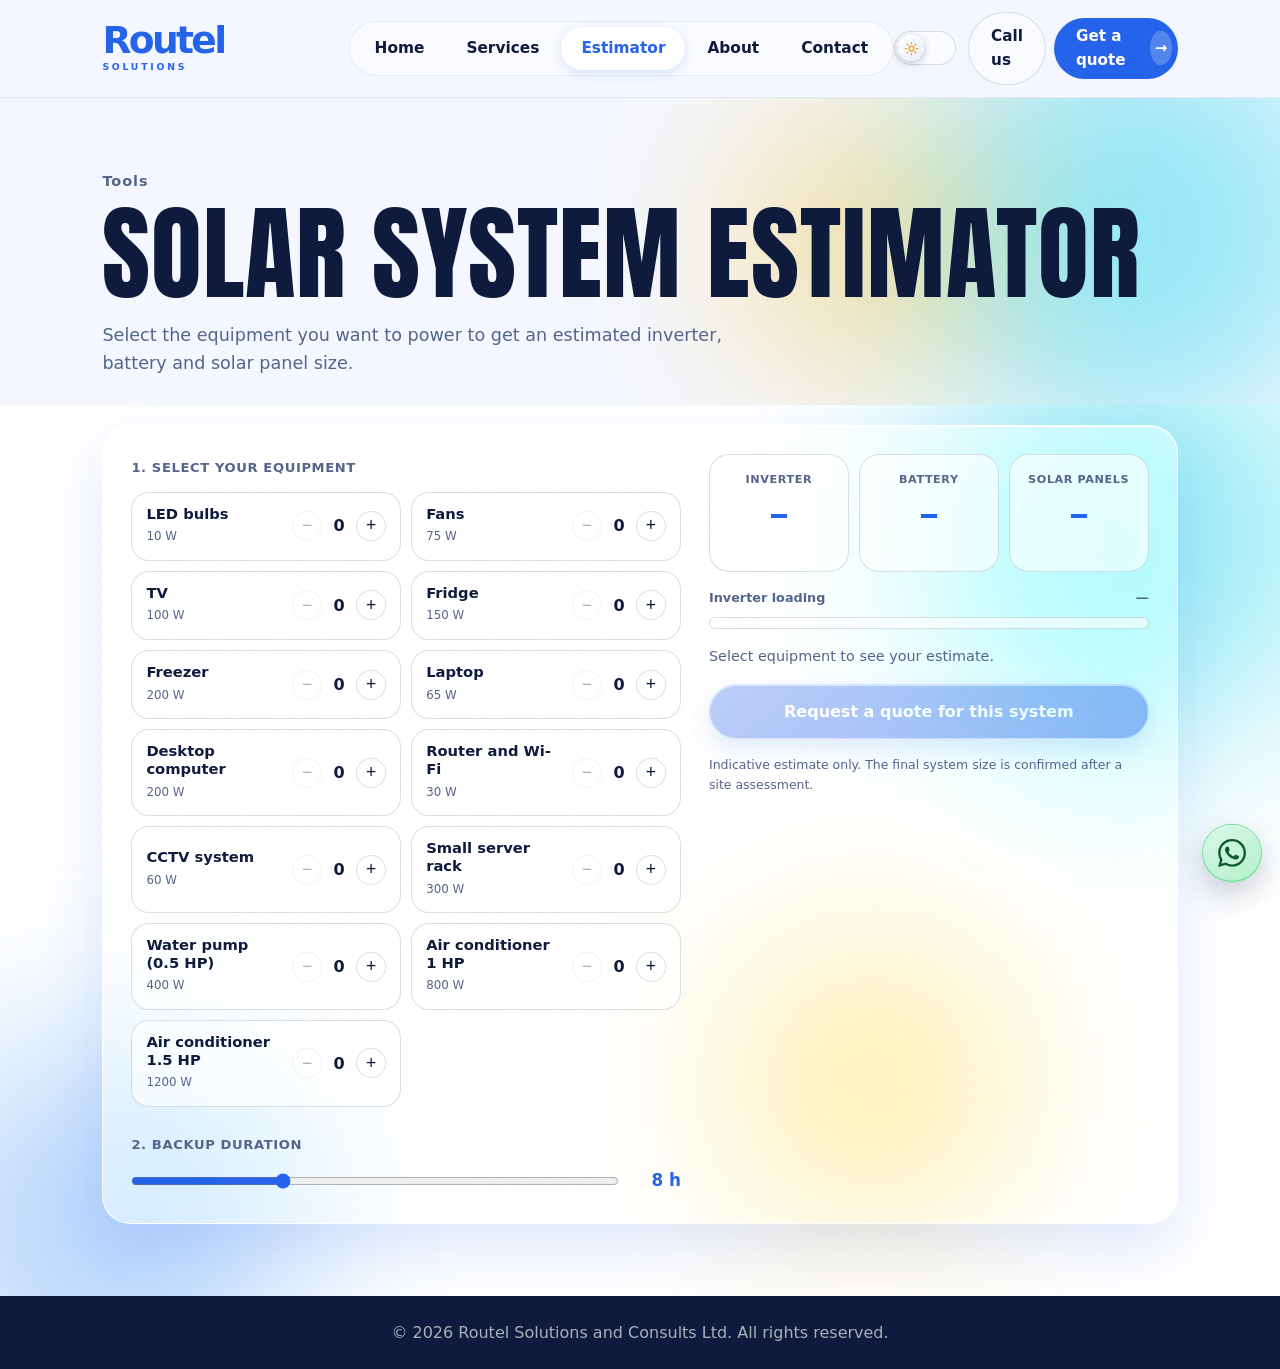
<file: estimator.html>
<!DOCTYPE html>
<html lang="en">
<head>
  <meta charset="UTF-8">
  <meta name="viewport" content="width=device-width, initial-scale=1.0, viewport-fit=cover">
  <title>Solar System Estimator | Routel Solutions and Consults Ltd</title>
  <meta name="description" content="Select the equipment you want to power and get an estimated inverter, battery and solar panel size.">
  <meta name="theme-color" content="#2563eb">
  <meta name="color-scheme" content="light dark">
  <link rel="icon" href="data:image/svg+xml,<svg xmlns=%22http://www.w3.org/2000/svg%22 viewBox=%220 0 100 100%22><text y=%22.9em%22 font-size=%2290%22>⚡</text></svg>">
  <script>
    (function () { try { var t = localStorage.getItem('theme') || (matchMedia('(prefers-color-scheme: dark)').matches ? 'dark' : 'light'); document.documentElement.setAttribute('data-theme', t); } catch (e) { document.documentElement.setAttribute('data-theme', 'light'); } })();
  </script>
  <link rel="preconnect" href="https://fonts.googleapis.com">
  <link rel="preconnect" href="https://fonts.gstatic.com" crossorigin>
  <link href="https://fonts.googleapis.com/css2?family=Anton&display=swap" rel="stylesheet">
  <link rel="stylesheet" href="style.css">
</head>
<body data-page="estimator">
  <main>

    <section class="page-head">
      <div class="contact-blobs" aria-hidden="true">
        <span class="cb cb1"></span>
        <span class="cb cb3"></span>
      </div>
      <p class="eyebrow">Tools</p>
      <h1 class="page-title">Solar system estimator</h1>
      <p class="lead">Select the equipment you want to power to get an estimated inverter, battery and solar panel size.</p>
    </section>

    <section class="calc-section">
      <div class="contact-blobs" aria-hidden="true">
        <span class="cb cb1"></span>
        <span class="cb cb2"></span>
        <span class="cb cb3"></span>
      </div>

      <div class="calc-box" id="calcBox" data-reveal>
        <div class="calc-left">
          <span class="q-label">1. Select your equipment</span>
          <div class="appliances" id="appList"></div>

          <div class="calc-hours">
            <span class="q-label">2. Backup duration</span>
            <div class="range-row">
              <input type="range" id="hoursRange" min="1" max="24" value="8" aria-label="Hours of power needed">
              <output id="hoursOut">8 h</output>
            </div>
          </div>
        </div>

        <div class="calc-right">
          <div class="calc-results empty" id="calcResults">
            <div class="res">
              <span class="res-label">Inverter</span>
              <b><span class="num" id="invNum">—</span><em id="invUnit">kVA</em></b>
              <small id="invNote"></small>
            </div>
            <div class="res">
              <span class="res-label">Battery</span>
              <b><span class="num" id="batNum">—</span><em id="batUnit">kWh</em></b>
              <small id="batNote"></small>
            </div>
            <div class="res">
              <span class="res-label">Solar panels</span>
              <b><span class="num" id="panNum">—</span><em id="panUnit">panels</em></b>
              <small id="panNote"></small>
            </div>
          </div>

          <div class="meter">
            <div class="meter-top"><span>Inverter loading</span><span id="meterText">—</span></div>
            <div class="meter-bar"><div class="meter-fill" id="meterFill"></div></div>
          </div>

          <p class="calc-load" id="calcLoad">Select equipment to see your estimate.</p>

          <button type="button" class="calc-cta" id="calcCta" disabled>Request a quote for this system</button>
          <p class="calc-note">Indicative estimate only. The final system size is confirmed after a site assessment.</p>
        </div>
      </div>
    </section>

  </main>

  <script src="shared.js"></script>
  <script src="estimator.js"></script>
</body>
</html>
</file>
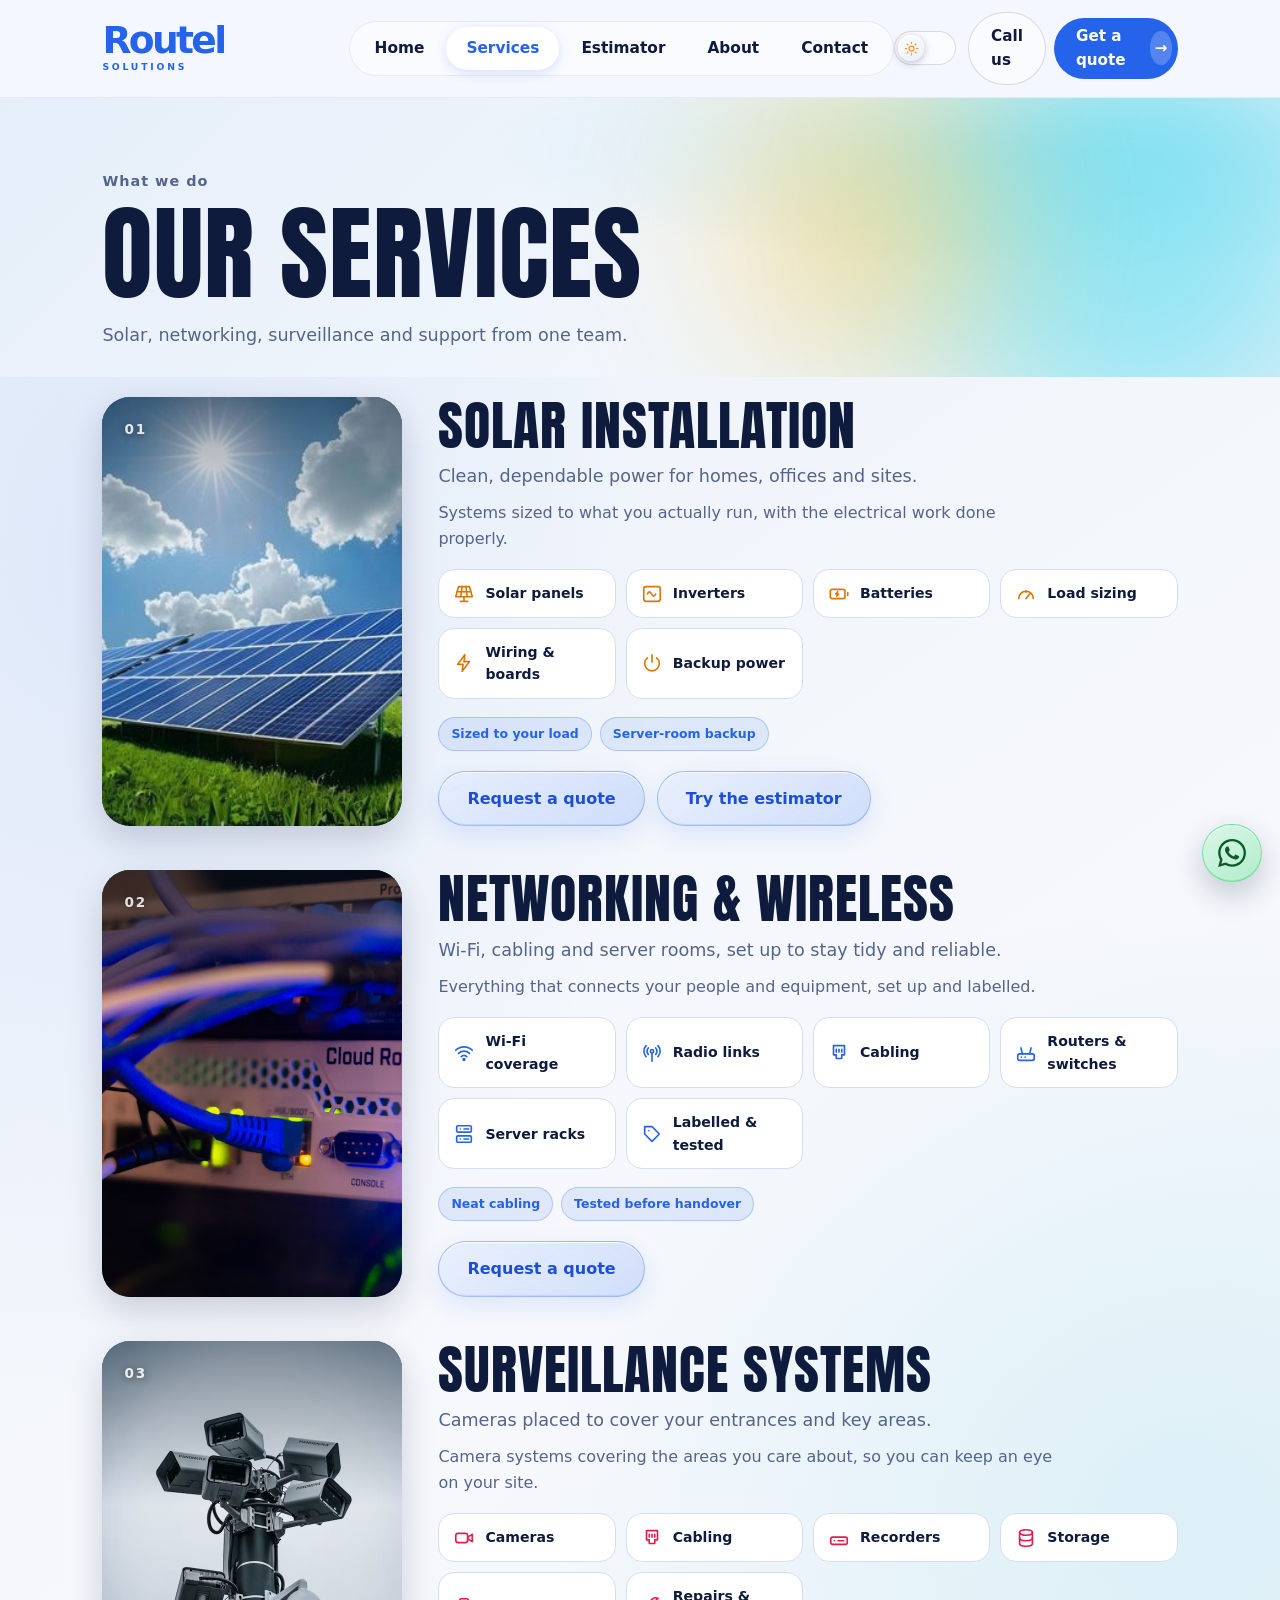
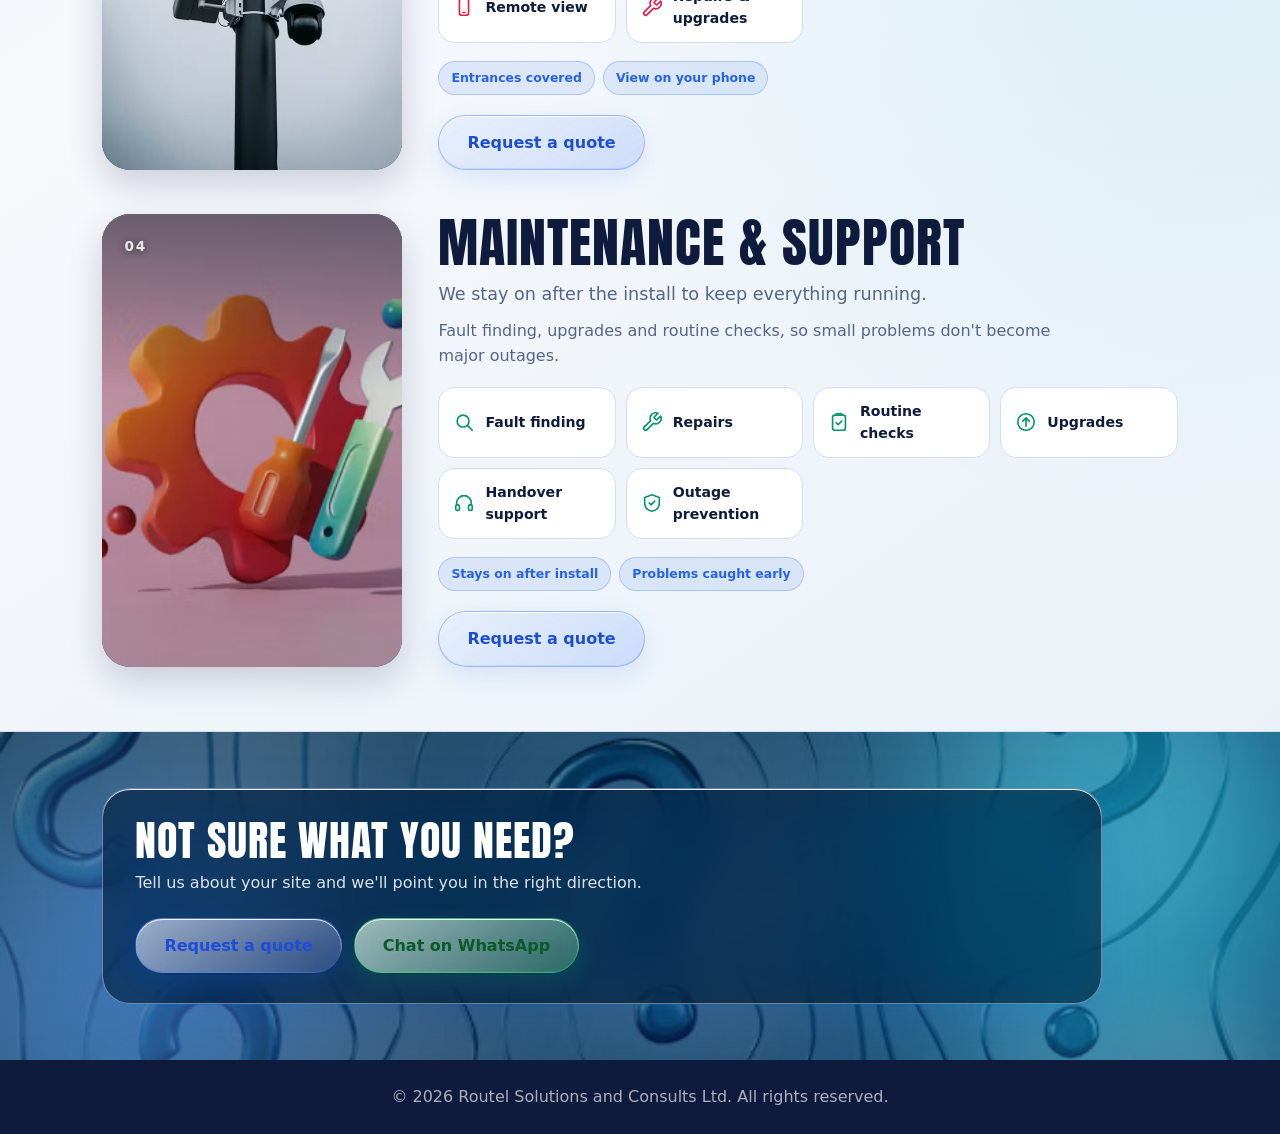
<file: services.html>
<!DOCTYPE html>
<html lang="en">
<head>
  <meta charset="UTF-8">
  <meta name="viewport" content="width=device-width, initial-scale=1.0, viewport-fit=cover">
  <title>Services | Routel Solutions and Consults Ltd</title>
  <meta name="description" content="Solar installation, networking and wireless, surveillance systems, and maintenance and support from Routel Solutions and Consults Ltd.">
  <meta name="theme-color" content="#2563eb">
  <meta name="color-scheme" content="light dark">
  <link rel="icon" href="data:image/svg+xml,<svg xmlns=%22http://www.w3.org/2000/svg%22 viewBox=%220 0 100 100%22><text y=%22.9em%22 font-size=%2290%22>⚡</text></svg>">
  <script>
    (function () { try { var t = localStorage.getItem('theme') || (matchMedia('(prefers-color-scheme: dark)').matches ? 'dark' : 'light'); document.documentElement.setAttribute('data-theme', t); } catch (e) { document.documentElement.setAttribute('data-theme', 'light'); } })();
  </script>
  <link rel="preconnect" href="https://fonts.googleapis.com">
  <link rel="preconnect" href="https://fonts.gstatic.com" crossorigin>
  <link href="https://fonts.googleapis.com/css2?family=Anton&display=swap" rel="stylesheet">
  <link rel="stylesheet" href="style.css">
</head>
<body data-page="services">
  <main>

    <section class="page-head services-page-head">
      <div class="contact-blobs" aria-hidden="true">
        <span class="cb cb1"></span>
        <span class="cb cb3"></span>
      </div>
      <p class="eyebrow">What we do</p>
      <h1 class="page-title">Our services</h1>
      <p class="lead">Solar, networking, surveillance and support from one team.</p>
    </section>

    <section class="svc-list">

      <!-- SOLAR -->
      <div class="svc" id="solar-installation" data-reveal style="--g1:#d97706; --g2:#78350f">
        <div class="svc-visual svc-visual-photo">
          <span class="num">01</span>
          <img class="svc-photo" src="solar-card.png" alt="Solar panels in a sunny green field" loading="lazy">
        </div>
        <div class="svc-body">
          <h2>Solar Installation</h2>
          <p class="lead">Clean, dependable power for homes, offices and sites.</p>
          <p>Systems sized to what you actually run, with the electrical work done properly.</p>
          <div class="svc-tiles">
            <div class="svc-tile"><svg><use href="#i-panel"/></svg>Solar panels</div>
            <div class="svc-tile"><svg><use href="#i-inverter"/></svg>Inverters</div>
            <div class="svc-tile"><svg><use href="#i-battery"/></svg>Batteries</div>
            <div class="svc-tile"><svg><use href="#i-gauge"/></svg>Load sizing</div>
            <div class="svc-tile"><svg><use href="#i-bolt"/></svg>Wiring &amp; boards</div>
            <div class="svc-tile"><svg><use href="#i-power"/></svg>Backup power</div>
          </div>
          <div class="svc-pills"><span>Sized to your load</span><span>Server-room backup</span></div>
          <div class="svc-actions">
            <a class="btn-glass" href="contact.html?service=Solar">Request a quote</a>
            <a class="btn-glass" href="estimator.html">Try the estimator</a>
          </div>
        </div>
      </div>

      <!-- NETWORKING -->
      <div class="svc" id="networking-wireless" data-reveal style="--g1:#2563eb; --g2:#172554">
        <div class="svc-visual svc-visual-photo">
          <span class="num">02</span>
          <img class="svc-photo" src="networking-installation.png" alt="Network router and Ethernet cables installed in a server rack" loading="lazy">
        </div>
        <div class="svc-body">
          <h2>Networking &amp; Wireless</h2>
          <p class="lead">Wi-Fi, cabling and server rooms, set up to stay tidy and reliable.</p>
          <p>Everything that connects your people and equipment, set up and labelled.</p>
          <div class="svc-tiles">
            <div class="svc-tile"><svg><use href="#i-wifi"/></svg>Wi-Fi coverage</div>
            <div class="svc-tile"><svg><use href="#i-radio"/></svg>Radio links</div>
            <div class="svc-tile"><svg><use href="#i-ethernet"/></svg>Cabling</div>
            <div class="svc-tile"><svg><use href="#i-router"/></svg>Routers &amp; switches</div>
            <div class="svc-tile"><svg><use href="#i-server"/></svg>Server racks</div>
            <div class="svc-tile"><svg><use href="#i-tag"/></svg>Labelled &amp; tested</div>
          </div>
          <div class="svc-pills"><span>Neat cabling</span><span>Tested before handover</span></div>
          <div class="svc-actions">
            <a class="btn-glass" href="contact.html?service=Networking%20%26%20Wi-Fi">Request a quote</a>
          </div>
        </div>
      </div>

      <!-- SURVEILLANCE -->
      <div class="svc" id="surveillance-systems" data-reveal style="--g1:#e11d48; --g2:#4c0519">
        <div class="svc-visual svc-visual-photo">
          <span class="num">03</span>
          <img class="svc-photo" src="surveillance-installation.png" alt="Multiple surveillance cameras mounted on a pole" loading="lazy">
        </div>
        <div class="svc-body">
          <h2>Surveillance Systems</h2>
          <p class="lead">Cameras placed to cover your entrances and key areas.</p>
          <p>Camera systems covering the areas you care about, so you can keep an eye on your site.</p>
          <div class="svc-tiles">
            <div class="svc-tile"><svg><use href="#i-camera"/></svg>Cameras</div>
            <div class="svc-tile"><svg><use href="#i-ethernet"/></svg>Cabling</div>
            <div class="svc-tile"><svg><use href="#i-recorder"/></svg>Recorders</div>
            <div class="svc-tile"><svg><use href="#i-database"/></svg>Storage</div>
            <div class="svc-tile"><svg><use href="#i-phone"/></svg>Remote view</div>
            <div class="svc-tile"><svg><use href="#i-wrench"/></svg>Repairs &amp; upgrades</div>
          </div>
          <div class="svc-pills"><span>Entrances covered</span><span>View on your phone</span></div>
          <div class="svc-actions">
            <a class="btn-glass" href="contact.html?service=Surveillance">Request a quote</a>
          </div>
        </div>
      </div>

      <!-- SUPPORT -->
      <div class="svc" id="maintenance-support" data-reveal style="--g1:#059669; --g2:#064e3b">
        <div class="svc-visual svc-visual-photo">
          <span class="num">04</span>
          <img class="svc-photo" src="maintenance-support.png" alt="Wrench and screwdriver representing maintenance and repairs" loading="lazy">
        </div>
        <div class="svc-body">
          <h2>Maintenance &amp; Support</h2>
          <p class="lead">We stay on after the install to keep everything running.</p>
          <p>Fault finding, upgrades and routine checks, so small problems don't become major outages.</p>
          <div class="svc-tiles">
            <div class="svc-tile"><svg><use href="#i-search"/></svg>Fault finding</div>
            <div class="svc-tile"><svg><use href="#i-wrench"/></svg>Repairs</div>
            <div class="svc-tile"><svg><use href="#i-clipboard"/></svg>Routine checks</div>
            <div class="svc-tile"><svg><use href="#i-upgrade"/></svg>Upgrades</div>
            <div class="svc-tile"><svg><use href="#i-headset"/></svg>Handover support</div>
            <div class="svc-tile"><svg><use href="#i-shield"/></svg>Outage prevention</div>
          </div>
          <div class="svc-pills"><span>Stays on after install</span><span>Problems caught early</span></div>
          <div class="svc-actions">
            <a class="btn-glass" href="contact.html?service=Maintenance%20%26%20support">Request a quote</a>
          </div>
        </div>
      </div>

    </section>

    <section class="band services-cta-band">
      <div class="contact-blobs" aria-hidden="true">
        <span class="cb cb1"></span>
        <span class="cb cb2"></span>
      </div>
      <div class="band-box" data-reveal>
        <div>
          <h2>Not sure what you need?</h2>
          <p>Tell us about your site and we'll point you in the right direction.</p>
        </div>
        <div class="band-actions">
          <a class="btn-glass" href="contact.html">Request a quote</a>
          <a class="btn-glass wa" href="#" data-wa>Chat on WhatsApp</a>
        </div>
      </div>
    </section>

  </main>

  <script src="shared.js"></script>
</body>
</html>
</file>
<file: style.css>
/* =====================================================================
   style.css - the looks of every page
   Order: colours, base, menu, home hero, cards, buttons, pages,
   estimator, contact, FAQ, footer, floating buttons, phone
   ===================================================================== */

/* ===== COLOURS: LIGHT (the default) ===== */
:root {
  color-scheme: light;
  --bg: #f4f7ff; --section: #fff; --card: #fff;
  --text: #0f1b3d; --muted: #55648a;
  --accent: #2563eb; --accent-text: #2563eb; --accent2: #06b6d4; --sun: #f59e0b;
  --border: #d5def5; --point-hover: #e8eefc; --footer-bg: #0f1b3d;

  --nav-bg: rgba(244, 247, 255, .7); --nav-border: rgba(15, 27, 61, .06);
  --pill-bg: rgba(255, 255, 255, .6); --pill-border: rgba(15, 27, 61, .08);
  --pill-hover: rgba(255, 255, 255, .9); --pill-active: #fff;
  --active-shadow: 0 3px 12px rgba(37, 99, 235, .18);
  --ghost-bg: rgba(255, 255, 255, .5); --ghost-border: rgba(15, 27, 61, .14); --ghost-hover: #fff;
  --tg-bg: rgba(255, 255, 255, .55); --tg-border: rgba(15, 27, 61, .14);

  --card-shadow: 0 14px 34px rgba(15, 27, 61, .18);
  --card-shadow-hover: 0 22px 44px rgba(15, 27, 61, .28);
  --soft-shadow: 0 10px 30px rgba(37, 99, 235, .1);

  --blob-opacity: .55;
  --power-a: #1d4ed8; --power-b: #2563eb; --signal-a: #2563eb; --signal-b: #06b6d4;

  /* glass (quote box, estimator, bands, chips) */
  --glass: linear-gradient(145deg, rgba(255, 255, 255, .7), rgba(255, 255, 255, .3));
  --glass-line: rgba(255, 255, 255, .85);
  --glass-shadow: inset 0 1px 0 rgba(255, 255, 255, .9), 0 24px 60px rgba(37, 99, 235, .15);
  --chip-bg: rgba(255, 255, 255, .6); --chip-line: rgba(15, 27, 61, .14); --field-bg: rgba(255, 255, 255, .7);
  --on-bg: rgba(37, 99, 235, .14); --on-line: rgba(37, 99, 235, .55);
  --tab-bg: rgba(255, 255, 255, .14);
}

/* ===== COLOURS: DARK ===== */
:root[data-theme="dark"] {
  color-scheme: dark;
  --bg: #0a1022; --section: #070b18; --card: #121b36;
  --text: #eaf0ff; --muted: #9aa8cc; --accent-text: #7aa7ff;
  --border: #243050; --point-hover: #1a2547; --footer-bg: #04070f;

  --nav-bg: rgba(10, 16, 34, .7); --nav-border: rgba(255, 255, 255, .08);
  --pill-bg: rgba(255, 255, 255, .07); --pill-border: rgba(255, 255, 255, .12);
  --pill-hover: rgba(255, 255, 255, .12); --pill-active: rgba(255, 255, 255, .18);
  --active-shadow: 0 3px 12px rgba(0, 0, 0, .4);
  --ghost-bg: rgba(255, 255, 255, .08); --ghost-border: rgba(255, 255, 255, .18); --ghost-hover: rgba(255, 255, 255, .16);
  --tg-bg: rgba(255, 255, 255, .1); --tg-border: rgba(255, 255, 255, .2);

  --card-shadow: 0 14px 34px rgba(0, 0, 0, .5);
  --card-shadow-hover: 0 22px 44px rgba(0, 0, 0, .65);
  --soft-shadow: 0 10px 30px rgba(0, 0, 0, .4);

  --blob-opacity: .38;
  --power-a: #3b82f6; --power-b: #60a5fa; --signal-a: #3b82f6; --signal-b: #22d3ee;

  --glass: linear-gradient(145deg, rgba(255, 255, 255, .12), rgba(255, 255, 255, .04));
  --glass-line: rgba(255, 255, 255, .2);
  --glass-shadow: inset 0 1px 0 rgba(255, 255, 255, .22), 0 24px 60px rgba(0, 0, 0, .5);
  --chip-bg: rgba(255, 255, 255, .08); --chip-line: rgba(255, 255, 255, .2); --field-bg: rgba(255, 255, 255, .08);
  --on-bg: rgba(59, 130, 246, .26); --on-line: rgba(147, 197, 253, .6);
  --tab-bg: rgba(255, 255, 255, .05);
}

/* ===== BASE ===== */
* { margin: 0; padding: 0; box-sizing: border-box; }
html { scroll-behavior: smooth; overflow-x: hidden; max-width: 100%; }
body {
  font-family: system-ui, -apple-system, 'Segoe UI', Roboto, Arial, sans-serif;
  color: var(--text); background: var(--bg); line-height: 1.6; overflow-x: clip;
}
@view-transition { navigation: auto; }        /* smooth fade between pages (Chrome and Edge) */

section { padding: 56px 8%; }
h2, .page-title {
  font-family: 'Anton', Impact, 'Arial Narrow', sans-serif; font-weight: 400;
  text-transform: uppercase; letter-spacing: 1px; line-height: 1.05;
}
h2 { font-size: clamp(2.2rem, 5vw, 3.4rem); margin-bottom: 24px; }
.page-title { font-size: clamp(2.8rem, 9vw, 6.5rem); line-height: 1; margin: 4px 0 16px; }
.lead { color: var(--muted); max-width: 650px; font-size: 1.1rem; }
.eyebrow { font-size: .9rem; font-weight: 600; letter-spacing: 1px; color: var(--muted); margin-bottom: 8px; }

.reveal { opacity: 0; }
.reveal.show { opacity: 1; animation: rise .7s ease; }

/* ===== MENU AT THE TOP ===== */
.nav-wrap { position: sticky; top: 0; z-index: 50; view-transition-name: site-nav; }
.navbar {
  display: grid; grid-template-columns: 1fr auto 1fr; align-items: center;
  padding: 12px 8%;
  background: var(--nav-bg);
  backdrop-filter: blur(22px) saturate(170%); -webkit-backdrop-filter: blur(22px) saturate(170%);
  border-bottom: 1px solid var(--nav-border);
  transition: background .35s ease, border-color .35s ease;
}
.logo {
  justify-self: start; display: flex; flex-direction: column; align-items: flex-start;
  color: var(--accent-text); text-decoration: none; transition: color .35s ease;
}
.logo-main { font-size: 2.35rem; font-weight: 900; line-height: .82; letter-spacing: -.07em; }
.logo-sub { margin-top: 6px; font-size: .58rem; font-weight: 800; line-height: 1; letter-spacing: .3em; text-transform: uppercase; }
.logo:hover { opacity: .8; }
nav {
  justify-self: center; display: flex; gap: 2px; padding: 5px;
  background: var(--pill-bg); border: 1px solid var(--pill-border); border-radius: 999px;
  transition: background .35s ease, border-color .35s ease;
}
nav a { color: var(--text); text-decoration: none; padding: 9px 20px; border-radius: 999px; font-size: .96rem; font-weight: 600; transition: .25s; }
nav a:hover { color: var(--accent-text); background: var(--pill-hover); }
nav a.active { color: var(--accent-text); font-weight: 700; background: var(--pill-active); box-shadow: var(--active-shadow); }

.nav-cta { justify-self: end; display: flex; align-items: center; gap: 8px; }
.call-btn {
  padding: 11px 22px; border-radius: 999px; border: 1px solid var(--ghost-border); background: var(--ghost-bg);
  color: var(--text); text-decoration: none; font-size: .95rem; font-weight: 600; transition: .25s;
}
.call-btn:hover { background: var(--ghost-hover); border-color: var(--accent-text); color: var(--accent-text); }
.quote-btn {
  display: inline-flex; align-items: center; gap: 12px; padding: 6px 6px 6px 22px; border-radius: 999px;
  background: var(--accent); color: #fff; text-decoration: none; font-size: .95rem; font-weight: 600; transition: .25s;
}
.quote-btn .arrow { width: 34px; height: 34px; border-radius: 50%; background: rgba(255, 255, 255, .22); display: grid; place-items: center; transition: .25s; }
.quote-btn:hover { background: #1d4ed8; }
.quote-btn:hover .arrow { transform: translateX(3px); }

/* dark / light switch */
.theme-toggle {
  position: relative; flex: none; width: 62px; height: 34px; padding: 0; margin-right: 4px; border-radius: 999px;
  border: 1px solid var(--tg-border); background: var(--tg-bg);
  backdrop-filter: blur(14px) saturate(180%); -webkit-backdrop-filter: blur(14px) saturate(180%);
  box-shadow: inset 0 1px 0 rgba(255, 255, 255, .35); cursor: pointer; transition: background-color .35s ease, border-color .35s ease;
}
.theme-toggle:focus-visible { outline: 3px solid var(--accent2); outline-offset: 3px; }
.knob {
  position: absolute; top: 3px; left: 3px; width: 26px; height: 26px; display: grid; place-items: center; border-radius: 50%;
  background: linear-gradient(145deg, #fff, #e9eefc); color: #f59e0b;
  box-shadow: 0 2px 8px rgba(15, 27, 61, .28), inset 0 1px 0 #fff;
  transition: transform .45s cubic-bezier(.2, 1.2, .3, 1), width .2s ease, background .35s ease, color .35s ease;
}
.knob svg { width: 15px; height: 15px; fill: none; stroke: currentColor; stroke-width: 2; stroke-linecap: round; stroke-linejoin: round; }
.i-moon { display: none; }
:root[data-theme="dark"] .knob { transform: translateX(28px); background: linear-gradient(145deg, #3b4a7a, #1c2650); color: #cfe0ff; box-shadow: 0 2px 8px rgba(0, 0, 0, .5), inset 0 1px 0 rgba(255, 255, 255, .25); }
:root[data-theme="dark"] .i-sun { display: none; }
:root[data-theme="dark"] .i-moon { display: block; }
.theme-toggle:active .knob { width: 32px; }
:root[data-theme="dark"] .theme-toggle:active .knob { transform: translateX(22px); }

/* over the photo: no bar, white text, the glass pill and buttons float on the picture */
.nav-wrap:not(.on-light) .navbar { background: transparent; border-bottom-color: transparent; backdrop-filter: none; -webkit-backdrop-filter: none; }
.nav-wrap:not(.on-light) .logo { color: #fff; text-shadow: 0 2px 14px rgba(0, 20, 70, .45); }
.nav-wrap:not(.on-light) nav { background: rgba(255, 255, 255, .14); border-color: rgba(255, 255, 255, .4); }
.nav-wrap:not(.on-light) nav a { color: #fff; }
.nav-wrap:not(.on-light) nav a:hover { background: rgba(255, 255, 255, .22); }
.nav-wrap:not(.on-light) nav a.active { color: #1d4ed8; background: #fff; box-shadow: 0 3px 12px rgba(0, 20, 70, .25); }
.nav-wrap:not(.on-light) .call-btn { color: #fff; background: rgba(255, 255, 255, .16); border-color: rgba(255, 255, 255, .6); }
.nav-wrap:not(.on-light) .call-btn:hover { background: rgba(255, 255, 255, .3); color: #fff; }

/* on the white sections: the light bar, dark text, blue Routel */
.nav-wrap.on-light .logo { color: var(--accent-text); text-shadow: none; }

/* ===== HOME: HERO ===== */
.hero-track { position: relative; padding: 0; margin-top: -80px; height: 100vh; height: 100svh; }
.stage { position: relative; height: 100%; overflow: hidden; color: #fff; }

.scenes { position: absolute; inset: 0; }
.scene {
  position: absolute; inset: 0; opacity: 0; transition: opacity 1.2s ease;
  background: linear-gradient(180deg, #2f6fd6, #5b97e6 55%, #a9d0f5);
}
.scene.is-on { opacity: 1; }
:root[data-theme="dark"] .scenes { filter: brightness(.62); }

/* Keep the old illustrated fallback out of the loading state. */
.scene-photo { position: absolute; inset: 0; background: var(--photo, none) center bottom / auto 165% no-repeat; }
.roof-scene { display: none; }

/* the networking slide: the sphere photo, with the glowing data packets over it */
.stage-shade {
  position: absolute; inset: 0; pointer-events: none;
  background: linear-gradient(180deg, rgba(5, 20, 60, .22), transparent 20%), linear-gradient(0deg, rgba(5, 20, 60, .6), transparent 48%);
}

/* the headline, fixed safely out of the way of the pillars */
.stage-title {
  --fs: clamp(3.2rem, 8vw, 9rem);
  --s0: 0.28;
  --lift: 28vh;
  position: absolute; left: 8%; bottom: 18vh; margin: 0;
  font-family: 'Anton', Impact, 'Arial Narrow', sans-serif; font-weight: 400; font-size: var(--fs);
  line-height: .95; text-transform: uppercase; letter-spacing: 1px;
  text-shadow: 0 6px 40px rgba(0, 30, 90, .45);
}
.stage-title .line { display: block; }
.stage-title .indent { padding-left: .8em; }
.stage-title em { font-style: normal; color: #a5ecff; }

/* the words and buttons, on a see-through glass panel */
.stage-extra {
  position: absolute; right: 8%; top: 26vh; max-width: 380px; padding: 20px 24px; border-radius: 26px;
  background: rgba(8, 20, 60, .3); border: 1px solid rgba(255, 255, 255, .28);
  backdrop-filter: blur(16px) saturate(160%); -webkit-backdrop-filter: blur(16px) saturate(160%);
  box-shadow: inset 0 1px 0 rgba(255, 255, 255, .35), 0 18px 40px rgba(0, 20, 70, .25);
}
.stage-eyebrow { display: flex; flex-wrap: wrap; gap: 6px 14px; margin-bottom: 12px; font-size: .9rem; font-weight: 600; letter-spacing: 1px; color: rgba(255, 255, 255, .65); }
.stage-eyebrow span + span::before { content: '/'; margin-right: 14px; opacity: .5; }
.stage-eyebrow span.is-on { color: #fff; }
.stage-sub { margin-bottom: 20px; font-size: 1.02rem; color: rgba(255, 255, 255, .94); }
.hero-cta { display: flex; flex-wrap: wrap; gap: 12px; }
.cta-pill { display: inline-flex; align-items: center; gap: 12px; padding: 6px 6px 6px 24px; border-radius: 999px; background: #fff; color: #0f1b3d; font-weight: 600; text-decoration: none; box-shadow: 0 12px 30px rgba(0, 20, 70, .25); transition: transform .3s cubic-bezier(.2, 1.3, .3, 1); }
.cta-pill .arrow { width: 38px; height: 38px; display: grid; place-items: center; border-radius: 50%; background: #0f1b3d; color: #fff; transition: transform .25s ease; }
.cta-pill:hover { transform: translateY(-2px); }
.cta-pill:hover .arrow { transform: translateX(3px); }
.cta-glass { display: inline-flex; align-items: center; padding: 0 26px; min-height: 50px; border-radius: 999px; color: #fff; font-weight: 600; text-decoration: none; background: rgba(255, 255, 255, .18); border: 1px solid rgba(255, 255, 255, .6); backdrop-filter: blur(14px) saturate(180%); -webkit-backdrop-filter: blur(14px) saturate(180%); box-shadow: inset 0 1px 0 rgba(255, 255, 255, .5); transition: background .25s ease, transform .3s ease; }
.cta-glass:hover { background: rgba(255, 255, 255, .3); transform: translateY(-2px); }


/* ===== THREE PILLARS (ECOVOLT STYLE) ===== */
.pillar-row { position: relative; z-index: 20; margin-top: -12vh; padding: 0 8% 60px; display: grid; grid-template-columns: repeat(3, 1fr); gap: 24px; animation: rise .9s ease both; animation-delay: .55s; }
.pillar { background: rgba(15, 27, 61, 0.65); backdrop-filter: blur(20px) saturate(180%); -webkit-backdrop-filter: blur(20px) saturate(180%); border: 1px solid rgba(255, 255, 255, 0.15); border-top: 1px solid rgba(255, 255, 255, 0.35); padding: 36px 30px; border-radius: 24px; color: #fff; box-shadow: 0 14px 34px rgba(0, 0, 0, 0.25); transition: transform 0.4s cubic-bezier(0.2, 1.3, 0.3, 1), background 0.3s ease, border-color 0.3s ease; }
:root[data-theme="dark"] .pillar { background: rgba(10, 16, 34, 0.7); }
.pillar:hover { transform: translateY(-8px); background: rgba(25, 45, 90, 0.85); border-color: rgba(59, 130, 246, 0.6); }
.pillar-icon { width: 56px; height: 56px; border-radius: 16px; background: rgba(59, 130, 246, 0.25); display: grid; place-items: center; margin-bottom: 24px; border: 1px solid rgba(59, 130, 246, 0.5); }
.pillar-icon svg { width: 28px; height: 28px; fill: none; stroke: #93c5fd; stroke-width: 2; }
.pillar h3 { font-size: 1.3rem; margin-bottom: 12px; font-weight: 700; letter-spacing: 0.5px; }
.pillar p { font-size: 0.95rem; color: rgba(255, 255, 255, 0.75); line-height: 1.5; margin-bottom: 24px; }
.pillar-link { font-size: 0.9rem; font-weight: 700; color: #93c5fd; text-decoration: none; display: inline-flex; align-items: center; transition: color 0.2s; }
.pillar-link:hover { color: #fff; }

/* ticker band */
.marquee { background: var(--accent); color: #fff; overflow: hidden; padding: 14px 0; font-family: 'Anton', Impact, 'Arial Narrow', sans-serif; text-transform: uppercase; font-size: 1.4rem; letter-spacing: 2px; }
.marquee-track { display: flex; width: max-content; animation: ticker 30s linear infinite; }
.marquee-track span { white-space: nowrap; padding-right: 40px; }
.marquee:hover .marquee-track { animation-play-state: paused; }

/* ===== HOME: SERVICE CARDS ===== */
.services { background: #eaf1f8; padding: 72px 8%; }
.services .section-head h2 { color: #0f1b3d; }
.services .services-intro { color: #52647a; }
:root[data-theme="dark"] .services { background: #0d1729; }
:root[data-theme="dark"] .services .section-head h2 { color: var(--text); }
:root[data-theme="dark"] .services .services-intro { color: var(--muted); }
.section-head { display: flex; justify-content: space-between; align-items: flex-end; gap: 16px; }
.section-head h2 { margin-bottom: 0; }
.arrows { display: flex; gap: 10px; }
.arrow-btn { width: 44px; height: 44px; border-radius: 50%; border: 1px solid var(--border); background: var(--card); color: var(--accent-text); font-size: 1.2rem; cursor: pointer; transition: .2s; }
.arrow-btn:hover { background: var(--accent); border-color: var(--accent); color: #fff; transform: translateY(-2px); }
.arrow-btn:focus-visible, .chip:focus-visible, .faq-q:focus-visible, .calc-cta:focus-visible, .stepper button:focus-visible, .to-top:focus-visible, .wa-float:focus-visible { outline: 3px solid var(--accent2); outline-offset: 3px; }

.cards { display: flex; gap: 22px; overflow-x: auto; margin: 18px -8vw -18px; padding: 10px 8vw 34px; scroll-padding-inline: 8vw; scroll-snap-type: x mandatory; scrollbar-width: none; -ms-overflow-style: none; user-select: none; -webkit-user-select: none; cursor: grab; }
.cards::-webkit-scrollbar { display: none; }
.cards:focus-visible { outline: 3px solid var(--accent2); outline-offset: -3px; }
.cards.dragging { scroll-snap-type: none; cursor: grabbing; }

.card { position: relative; overflow: hidden; flex: 0 0 clamp(250px, 22vw, 290px); min-width: 0; min-height: 500px; display: flex; flex-direction: column; padding: 22px; border-radius: 24px; color: #fff; background: linear-gradient(160deg, var(--g1), var(--g2)); border: 1px solid rgba(255, 255, 255, .18); box-shadow: var(--card-shadow); scroll-snap-align: start; transition: transform .25s ease, box-shadow .25s ease; }
.card:focus-visible { outline: 3px solid var(--accent-text); outline-offset: 4px; }
.card > :not(.card-photo) { position: relative; z-index: 1; }
.card-top { display: flex; justify-content: space-between; align-items: center; }
.card-num { font-size: .85rem; font-weight: 700; letter-spacing: 2px; opacity: .85; }
.tag { background: rgba(255, 255, 255, .92); color: var(--g2); font-size: .75rem; font-weight: 700; padding: 5px 14px; border-radius: 999px; }
.card-icon { width: 72px; height: 72px; margin-top: 24px; display: grid; place-items: center; border-radius: 22px; background: rgba(255, 255, 255, .14); border: 1px solid rgba(255, 255, 255, .28); }
.card-icon svg { width: 38px; height: 38px; }
.card-photo { position: relative; z-index: 1; display: block; width: calc(100% + 44px); height: 138px; margin: 18px -22px 0; border: 0; border-radius: 0; object-fit: cover; object-position: center 54%; }
.networking-card-photo { filter: brightness(1.12) saturate(1.08); }
.surveillance-card-photo { filter: brightness(1.12) saturate(1.08); object-position: center 52%; }
.support-card-photo { filter: brightness(1.12) saturate(1.08); }
.card h3 { margin: 20px 0 0; font-size: 1.3rem; line-height: 1.25; color: #fff; }
.card .sub { display: block; margin-top: 6px; font-size: .82rem; opacity: .7; }
.card .preview { margin: 12px 0 0; font-size: .92rem; line-height: 1.55; color: rgba(255, 255, 255, .85); }

.card-more {
  position: relative; z-index: 1; margin-top: 18px; padding: 0; overflow: visible;
  color: #fff; background: none; border: 0; box-shadow: none;
}
.card-more h4, .card-more > p, .card-more .pills { display: none; }
.tiles { display: grid; grid-template-columns: repeat(3, 1fr); gap: 8px; margin-top: 14px; }
.tile {
  display: flex; flex-direction: column; align-items: center; justify-content: center; gap: 7px; min-height: 68px;
  padding: 12px 4px 10px; text-align: center; font-size: .7rem; font-weight: 600; line-height: 1.2; border-radius: 16px;
  background: rgba(255, 255, 255, .14); border: 1px solid rgba(255, 255, 255, .22); box-shadow: inset 0 1px 0 rgba(255, 255, 255, .35);
}
.tile:hover { background: rgba(255, 255, 255, .28); }
.tile svg { width: 22px; height: 22px; fill: none; stroke: currentColor; stroke-width: 1.8; stroke-linecap: round; stroke-linejoin: round; }
.pills { display: flex; flex-wrap: wrap; gap: 8px; margin-top: 14px; }
.pills span { padding: 6px 12px; border-radius: 999px; font-size: .72rem; font-weight: 600; background: rgba(255, 255, 255, .2); border: 1px solid rgba(255, 255, 255, .3); opacity: 0; transition: opacity .4s ease .5s; }
.req-btn { display: flex; align-items: center; justify-content: space-between; gap: 8px; width: 100%; margin-top: 16px; padding: 11px 12px; border-radius: 14px; border: 1px solid rgba(255, 255, 255, .4); background: rgba(255, 255, 255, .14); color: #fff; font-size: .82rem; font-weight: 700; text-align: left; text-decoration: none; box-shadow: inset 0 1px 0 rgba(255, 255, 255, .3); transition: background .2s ease; }
.req-btn:hover { background: rgba(255, 255, 255, .36); }

.services-intro { margin: 8px 0 0; color: var(--muted); font-size: 1rem; }

@media (hover: hover) {                       /* mouse-only effects */
  .card:hover, .card.active { transform: translateY(-6px); box-shadow: var(--card-shadow-hover); }
  .wa-float:hover .wa-label { max-width: 150px; margin-left: 10px; opacity: 1; }
  .wa-float.show:hover, .to-top.show:hover { transform: translateY(-3px); }
}
/* ===== BUTTONS AND LINKS ===== */
.btn-glass, .contact .btn {
  --tint: rgba(37, 99, 235, .2);
  display: inline-block; width: fit-content; padding: 14px 28px; border-radius: 999px; text-decoration: none; font-weight: 700;
  color: #1d4ed8;
  background: linear-gradient(145deg, rgba(255, 255, 255, .6), rgba(255, 255, 255, .12)), var(--tint);
  border: 1px solid rgba(37, 99, 235, .35);
  backdrop-filter: blur(16px) saturate(180%); -webkit-backdrop-filter: blur(16px) saturate(180%);
  box-shadow: inset 0 1px 0 rgba(255, 255, 255, .9), inset 0 -1px 0 rgba(37, 99, 235, .12), 0 8px 24px rgba(37, 99, 235, .12);
  transition: transform .3s ease;
}
.btn-glass:hover, .contact .btn:hover { --tint: rgba(37, 99, 235, .32); }
.btn-glass:hover { transform: translateY(-2px); }
.btn-glass.wa, .contact .btn-wa { --tint: rgba(37, 211, 102, .26); color: #0b5a2a; border-color: rgba(37, 211, 102, .5); box-shadow: inset 0 1px 0 rgba(255, 255, 255, .9), inset 0 -1px 0 rgba(37, 211, 102, .15), 0 8px 24px rgba(37, 211, 102, .15); }
.btn-glass.wa:hover, .contact .btn-wa:hover { --tint: rgba(37, 211, 102, .4); }
:root[data-theme="dark"] .btn-glass, :root[data-theme="dark"] .contact .btn { --tint: rgba(59, 130, 246, .28); background: linear-gradient(145deg, rgba(255, 255, 255, .16), rgba(255, 255, 255, .03)), var(--tint); color: #cfe0ff; border-color: rgba(147, 197, 253, .4); box-shadow: inset 0 1px 0 rgba(255, 255, 255, .25), 0 8px 24px rgba(0, 0, 0, .35); }
:root[data-theme="dark"] .btn-glass:hover, :root[data-theme="dark"] .contact .btn:hover { --tint: rgba(59, 130, 246, .42); }
:root[data-theme="dark"] .btn-glass.wa, :root[data-theme="dark"] .contact .btn-wa { --tint: rgba(37, 211, 102, .3); color: #b9f6d1; border-color: rgba(37, 211, 102, .55); }
:root[data-theme="dark"] .btn-glass.wa:hover, :root[data-theme="dark"] .contact .btn-wa:hover { --tint: rgba(37, 211, 102, .42); }

/* "See all services", "More about Routel"... as small glass pills */
.more-link {
  display: inline-flex; align-items: center; gap: 10px; margin-top: 18px; padding: 12px 22px; border-radius: 999px;
  font-size: .95rem; font-weight: 700; color: var(--accent-text); text-decoration: none;
  background: linear-gradient(145deg, rgba(255, 255, 255, .6), rgba(255, 255, 255, .12)), rgba(37, 99, 235, .1);
  border: 1px solid rgba(37, 99, 235, .3);
  backdrop-filter: blur(14px) saturate(180%); -webkit-backdrop-filter: blur(14px) saturate(180%);
  box-shadow: inset 0 1px 0 rgba(255, 255, 255, .9), 0 6px 18px rgba(37, 99, 235, .1);
  transition: background .25s ease, color .25s ease, border-color .25s ease, transform .3s cubic-bezier(.2, 1.3, .3, 1);
}
.more-link:hover { color: #fff; background: var(--accent); border-color: var(--accent); transform: translateY(-2px); }
:root[data-theme="dark"] .more-link { background: linear-gradient(145deg, rgba(255, 255, 255, .14), rgba(255, 255, 255, .03)), rgba(59, 130, 246, .18); border-color: rgba(147, 197, 253, .35); box-shadow: inset 0 1px 0 rgba(255, 255, 255, .22), 0 6px 18px rgba(0, 0, 0, .35); }

/* ===== GLASS BANDS ===== */
.band { position: relative; isolation: isolate; overflow: hidden; background: var(--section); border-top: 1px solid var(--border); }
.services-cta-band::before { position: absolute; z-index: -1; inset: 0; content: ""; background: linear-gradient(110deg, rgba(5, 28, 48, .58), rgba(7, 42, 63, .42)), url("not-sure-background.png") center / cover no-repeat; }
.services-cta-band .band-box { color: #fff; background: rgba(8, 24, 48, .62); border-color: rgba(255, 255, 255, .4); }
.services-cta-band .band-box p { color: rgba(255, 255, 255, .86); }
.band-box {
  max-width: 1000px; display: flex; flex-wrap: wrap; align-items: center; justify-content: space-between; gap: 22px;
  padding: 30px 32px; border-radius: 28px; background: var(--glass); border: 1px solid var(--glass-line);
  backdrop-filter: blur(24px) saturate(180%); -webkit-backdrop-filter: blur(24px) saturate(180%); box-shadow: var(--glass-shadow);
}
.band-box h2 { margin: 0 0 8px; font-size: clamp(1.8rem, 4vw, 2.6rem); }
.band-box p { color: var(--muted); max-width: 520px; }
.band-actions { display: flex; flex-wrap: wrap; gap: 12px; }
.contact-blobs { position: absolute; inset: 0; z-index: -1; pointer-events: none; }
.blob, .cb { position: absolute; border-radius: 50%; filter: blur(80px); animation: drift 14s ease-in-out infinite alternate; }
.blob { opacity: var(--blob-opacity); transition: opacity .35s ease; }
.cb { opacity: .45; filter: blur(90px); animation-duration: 16s; }
:root[data-theme="dark"] .cb { opacity: .28; }
.b1 { width: 480px; height: 480px; background: #fbbf24; top: -120px; right: 8%; }
.b2 { width: 420px; height: 420px; background: #22d3ee; bottom: -100px; right: -80px; animation-delay: -5s; }
.b3 { width: 360px; height: 360px; background: #60a5fa; top: 30%; left: -120px; animation-delay: -9s; }
.cb1 { width: 420px; height: 420px; background: #22d3ee; top: -80px; right: -60px; }
.cb2 { width: 380px; height: 380px; background: #60a5fa; bottom: -120px; left: -80px; animation-delay: -6s; }
.cb3 { width: 260px; height: 260px; background: #fbbf24; bottom: 10%; right: 22%; animation-delay: -10s; }

/* ===== ABOUT ===== */
.about p { color: var(--muted); max-width: 650px; margin-bottom: 18px; }
.about-grid { display: grid; grid-template-columns: repeat(auto-fit, minmax(280px, 1fr)); gap: 40px; align-items: center; }
.point { --pc: var(--accent); background: var(--card); padding: 20px 24px; border-left: 4px solid var(--pc); border-radius: 6px; margin-bottom: 14px; font-weight: 600; transition: .3s; }
.point:nth-child(1) { --pc: var(--sun); }
.point:nth-child(3) { --pc: var(--accent2); }
.point span { color: var(--pc); margin-right: 14px; }
.point:hover { transform: translateX(8px); background: var(--point-hover); }

.capabilities { background: var(--section); border-top: 1px solid var(--border); }
.capabilities .lead { margin-bottom: 32px; }
.cap-grid { display: grid; grid-template-columns: repeat(auto-fit, minmax(min(100%, 380px), 1fr)); gap: 22px; }
.cap { display: flex; flex-direction: column; padding: 28px; border-radius: 26px; background: var(--card); border: 1px solid var(--border); border-top: 5px solid var(--g1); box-shadow: var(--soft-shadow); }
.cap-icon { width: 52px; height: 52px; display: grid; place-items: center; margin-bottom: 16px; border-radius: 16px; color: #fff; background: linear-gradient(160deg, var(--g1), var(--g2)); }
.cap-icon svg { width: 26px; height: 26px; fill: none; stroke: currentColor; stroke-width: 1.8; stroke-linecap: round; stroke-linejoin: round; }
.cap h3 { font-size: 1.35rem; line-height: 1.25; margin-bottom: 10px; }
.cap > p { color: var(--muted); margin-bottom: 14px; }
.cap-list { list-style: none; margin: 0 0 16px; padding: 0; }
.cap-list li { position: relative; padding: 9px 0 9px 28px; border-top: 1px solid var(--border); font-size: .95rem; }
.cap-list li::before { content: '✓'; position: absolute; left: 0; color: var(--g1); font-weight: 800; }
.cap > p.cap-value { margin-top: auto; padding: 14px 16px; border-radius: 16px; background: rgba(37, 99, 235, .08); color: var(--text); font-size: .95rem; }
.cap-value b { display: block; margin-bottom: 4px; font-size: .72rem; letter-spacing: .8px; text-transform: uppercase; color: var(--accent-text); }
.cap .more-link { margin-top: 14px; }

/* ===== PAGE HEADINGS AND THE SERVICES PAGE ===== */
.page-head { position: relative; isolation: isolate; overflow: hidden; padding: 72px 8% 28px; }
.page-head + .about, .page-head + .calc-section, .page-head + .contact, .page-head + .svc-list { border-top: 0; padding-top: 20px; }

.services-page-head {
  background:
    radial-gradient(ellipse at 82% 18%, rgba(6, 182, 212, .16), transparent 38%),
    linear-gradient(135deg, #e5eef9, #f1f6fc 56%, #e8f2f8);
}
.svc-list {
  background:
    radial-gradient(ellipse at 8% 10%, rgba(37, 99, 235, .08), transparent 34%),
    radial-gradient(ellipse at 92% 58%, rgba(6, 182, 212, .09), transparent 38%),
    linear-gradient(145deg, #edf3fa, #f6f8fc 48%, #eaf2f8);
  padding: 28px 8% 20px;
}
:root[data-theme="dark"] .services-page-head {
  background:
    radial-gradient(ellipse at 82% 18%, rgba(6, 182, 212, .14), transparent 38%),
    linear-gradient(135deg, #101b31, #0d1426 56%, #10202d);
}
:root[data-theme="dark"] .svc-list {
  background:
    radial-gradient(ellipse at 8% 10%, rgba(37, 99, 235, .12), transparent 34%),
    radial-gradient(ellipse at 92% 58%, rgba(6, 182, 212, .08), transparent 38%),
    linear-gradient(145deg, #0c1528, #0a1020 48%, #0c1824);
}
.svc { display: grid; grid-template-columns: minmax(0, 300px) 1fr; gap: 36px; margin-bottom: 44px; scroll-margin-top: 100px; }
.svc > * { min-width: 0; }
.svc-visual { position: relative; overflow: hidden; min-height: 280px; display: flex; align-items: center; justify-content: center; padding: 26px; border-radius: 28px; color: #fff; background: linear-gradient(160deg, var(--g1), var(--g2)); box-shadow: var(--card-shadow); }
.svc-visual::before { content: ''; position: absolute; inset: 0; background: repeating-radial-gradient(circle at 50% 50%, rgba(255, 255, 255, .13) 0 1.5px, transparent 1.5px 46px); -webkit-mask-image: radial-gradient(circle at 50% 50%, #000 15%, transparent 72%); mask-image: radial-gradient(circle at 50% 50%, #000 15%, transparent 72%); pointer-events: none; }
.svc-visual .num { position: absolute; top: 26px; left: 26px; font-size: .85rem; font-weight: 700; letter-spacing: 2px; opacity: .85; }
.svc-visual-photo { padding: 0; background: #17496e; }
.svc-visual-photo::before { z-index: 1; background: linear-gradient(180deg, rgba(6, 24, 42, .42), transparent 38%, rgba(6, 24, 42, .12)); -webkit-mask-image: none; mask-image: none; }
.svc-visual .svc-photo { position: absolute; inset: 0; width: 100%; height: 100%; object-fit: cover; object-position: center; }
.svc-visual-photo .num { z-index: 2; top: 22px; left: 22px; text-shadow: 0 1px 8px rgba(0, 0, 0, .65); }
.svc-icon { position: relative; width: 180px; height: 180px; display: grid; place-items: center; border-radius: 46px; background: rgba(255, 255, 255, .14); border: 1px solid rgba(255, 255, 255, .28); box-shadow: inset 0 1px 0 rgba(255, 255, 255, .4), 0 24px 48px rgba(0, 0, 0, .22); }
.svc-icon svg { width: 104px; height: 104px; }
.svc-body h2 { margin-bottom: 8px; }
.svc-body p { color: var(--muted); max-width: 620px; margin-bottom: 10px; }
.svc-tiles { display: grid; grid-template-columns: repeat(auto-fill, minmax(150px, 1fr)); gap: 10px; margin: 18px 0; }
.svc-tile { display: flex; align-items: center; gap: 10px; padding: 12px 14px; border-radius: 16px; background: var(--card); border: 1px solid var(--border); font-weight: 600; font-size: .88rem; }
.svc-tile svg { flex: none; width: 22px; height: 22px; fill: none; stroke: var(--g1); stroke-width: 1.8; stroke-linecap: round; stroke-linejoin: round; }
.svc-pills { display: flex; flex-wrap: wrap; gap: 8px; margin-bottom: 20px; }
.svc-pills span { padding: 6px 12px; border-radius: 999px; font-size: .78rem; font-weight: 600; color: var(--accent-text); background: rgba(37, 99, 235, .1); border: 1px solid rgba(37, 99, 235, .25); }
.svc-actions { display: flex; flex-wrap: wrap; gap: 12px; }

/* ===== SOLAR SYSTEM ESTIMATOR ===== */
.calc-section { position: relative; isolation: isolate; overflow: hidden; background: var(--section); border-top: 1px solid var(--border); padding: 72px 8%; }
.calc-intro { color: var(--muted); max-width: 650px; margin-bottom: 28px; }
.calc-box { display: grid; grid-template-columns: 1.25fr 1fr; gap: 28px; align-items: start; max-width: 1100px; padding: 28px; border-radius: 28px; background: var(--glass); border: 1px solid var(--glass-line); backdrop-filter: blur(24px) saturate(180%); -webkit-backdrop-filter: blur(24px) saturate(180%); box-shadow: var(--glass-shadow); }
.appliances { display: grid; grid-template-columns: repeat(auto-fill, minmax(210px, 1fr)); gap: 10px; margin: 12px 0 24px; }
.app { display: flex; align-items: center; justify-content: space-between; gap: 10px; padding: 12px 14px; border-radius: 18px; border: 1px solid var(--chip-line); background: var(--chip-bg); transition: background-color .25s ease, border-color .25s ease; }
.app.on { background: var(--on-bg); border-color: var(--on-line); }
.app-info b { display: block; font-size: .92rem; line-height: 1.2; }
.app-info small { color: var(--muted); font-size: .74rem; }
.stepper { display: flex; align-items: center; gap: 6px; }
.stepper span { min-width: 22px; text-align: center; font-weight: 700; font-variant-numeric: tabular-nums; }
.stepper button { width: 30px; height: 30px; border-radius: 50%; border: 1px solid var(--chip-line); background: var(--chip-bg); color: var(--text); font-size: 1.1rem; line-height: 1; cursor: pointer; transition: transform .25s cubic-bezier(.2, 1.4, .3, 1), background-color .2s ease; }
.stepper button:hover:not(:disabled) { transform: scale(1.12); background: var(--accent); color: #fff; border-color: var(--accent); }
.stepper button:active:not(:disabled) { transform: scale(.92); }
.stepper button:disabled { opacity: .35; cursor: default; }
.range-row { display: flex; align-items: center; gap: 14px; margin-top: 10px; }
.range-row input[type="range"] { flex: 1; height: 28px; accent-color: var(--accent); cursor: pointer; }
.range-row output { min-width: 48px; text-align: right; font-weight: 800; font-size: 1.05rem; color: var(--accent-text); }

.calc-right { display: flex; flex-direction: column; gap: 16px; }
.calc-results { display: grid; grid-template-columns: repeat(3, 1fr); gap: 10px; }
.res { padding: 16px 8px 12px; text-align: center; border-radius: 20px; background: var(--chip-bg); border: 1px solid var(--chip-line); box-shadow: inset 0 1px 0 rgba(255, 255, 255, .5); }
.res-label { display: block; font-size: .7rem; font-weight: 700; letter-spacing: .6px; text-transform: uppercase; color: var(--muted); }
.res b { display: block; margin-top: 6px; font-family: 'Anton', Impact, sans-serif; font-weight: 400; font-size: 2rem; line-height: 1.1; color: var(--accent-text); }
.res b em { display: block; font-family: system-ui, -apple-system, 'Segoe UI', Roboto, Arial, sans-serif; font-style: normal; font-size: .78rem; font-weight: 700; color: var(--muted); }
.res small { display: block; min-height: 1.2em; margin-top: 2px; font-size: .7rem; color: var(--muted); }
.calc-results.empty .res b em { visibility: hidden; }
.meter { display: flex; flex-direction: column; gap: 8px; }
.meter-top { display: flex; justify-content: space-between; font-size: .8rem; font-weight: 700; color: var(--muted); }
.meter-bar { height: 12px; border-radius: 999px; background: var(--chip-bg); border: 1px solid var(--chip-line); overflow: hidden; }
.meter-fill { height: 100%; width: 0; border-radius: 999px; background: linear-gradient(90deg, #22d3ee, #2563eb); transition: width .6s cubic-bezier(.2, 1, .3, 1); }
.meter-fill.hot { background: linear-gradient(90deg, #f59e0b, #f97316); }
.calc-load { font-size: .9rem; color: var(--muted); }
.calc-note { font-size: .78rem; color: var(--muted); }
.calc-cta { width: 100%; padding: 14px 22px; border-radius: 999px; border: 1px solid rgba(255, 255, 255, .5); background: linear-gradient(145deg, rgba(255, 255, 255, .3), transparent), #2563eb; color: #fff; font: inherit; font-weight: 700; cursor: pointer; box-shadow: inset 0 1px 0 rgba(255, 255, 255, .6), 0 10px 24px rgba(37, 99, 235, .3); transition: transform .25s ease, filter .2s ease, opacity .2s ease; }
.calc-cta:hover:not(:disabled) { filter: brightness(1.08); transform: translateY(-2px); }
.calc-cta:disabled { opacity: .45; cursor: not-allowed; }

/* ===== CONTACT: QUOTE BUILDER ===== */
.contact { position: relative; isolation: isolate; overflow: hidden; background: var(--section); display: flex; flex-direction: column; align-items: flex-start; padding-bottom: 72px; }
.contact p { color: var(--muted); font-size: 1.1rem; }
.contact h2 { color: var(--text); font-size: clamp(2.6rem, 8vw, 6rem); }
.contact-btns { display: flex; flex-wrap: wrap; gap: 14px; }
.quote-box { width: 100%; max-width: 880px; display: flex; flex-direction: column; gap: 22px; padding: 28px; border-radius: 28px; background: var(--glass); border: 1px solid var(--glass-line); backdrop-filter: blur(24px) saturate(180%); -webkit-backdrop-filter: blur(24px) saturate(180%); box-shadow: var(--glass-shadow); }
.q-step { display: flex; flex-direction: column; gap: 10px; }
.q-label { font-size: .82rem; font-weight: 700; letter-spacing: .6px; text-transform: uppercase; color: var(--muted); }
.q-label em { font-style: normal; font-weight: 500; text-transform: none; letter-spacing: 0; }
.q-chips { display: flex; flex-wrap: wrap; gap: 10px; }
.chip { display: inline-flex; align-items: center; gap: 8px; padding: 11px 18px 11px 14px; border-radius: 999px; border: 1px solid var(--chip-line); background: var(--chip-bg); color: var(--text); font: inherit; font-size: .95rem; font-weight: 600; cursor: pointer; backdrop-filter: blur(10px); -webkit-backdrop-filter: blur(10px); transition: transform .35s cubic-bezier(.2, 1.3, .3, 1), background .25s ease, border-color .25s ease, color .25s ease, box-shadow .25s ease; }
.chip svg { width: 20px; height: 20px; fill: none; stroke: currentColor; stroke-width: 1.8; stroke-linecap: round; stroke-linejoin: round; }
.chip:hover { transform: translateY(-2px); }
.chip:active { transform: scale(.96); }
.chip[aria-pressed="true"] { background: linear-gradient(145deg, rgba(255, 255, 255, .28), transparent), #2563eb; border-color: rgba(255, 255, 255, .5); color: #fff; transform: scale(1.04); box-shadow: inset 0 1px 0 rgba(255, 255, 255, .6), 0 8px 20px rgba(37, 99, 235, .3); }
.chip[aria-pressed="true"]::after { content: '✓'; font-weight: 800; margin-left: 2px; }
.chip.flash { animation: chipFlash .6s cubic-bezier(.2, 1.4, .3, 1); }
.q-fields { display: grid; grid-template-columns: 1fr 2fr; gap: 10px; }
.q-fields input { width: 100%; padding: 13px 16px; border-radius: 16px; border: 1px solid var(--chip-line); background: var(--field-bg); color: var(--text); font: inherit; font-size: .95rem; transition: border-color .2s ease, box-shadow .2s ease; }
.q-fields input::placeholder { color: var(--muted); opacity: .8; }
.q-fields input:focus { outline: none; border-color: var(--accent-text); box-shadow: 0 0 0 3px rgba(37, 99, 235, .2); }
.q-preview { display: flex; justify-content: flex-end; }
.bubble { max-width: min(100%, 560px); padding: 13px 18px; border-radius: 22px 22px 6px 22px; background: linear-gradient(145deg, #3ee07f, #25d366); color: #052e16; font-weight: 500; line-height: 1.45; overflow-wrap: anywhere; box-shadow: inset 0 1px 0 rgba(255, 255, 255, .5), 0 8px 22px rgba(37, 211, 102, .28); }
.bubble.pop { animation: bubblePop .4s cubic-bezier(.2, 1.4, .3, 1); }

/* ===== FAQ ===== */
.faq { border-top: 1px solid var(--border); }
.faq .section-head { flex-direction: column; align-items: flex-start; gap: 8px; margin-bottom: 28px; }
.faq-list { max-width: 880px; display: flex; flex-direction: column; gap: 12px; }
.faq-item { background: var(--card); border: 1px solid var(--border); border-radius: 20px; transition: border-color .25s ease, box-shadow .25s ease; }
.faq-item.open { border-color: var(--accent-text); box-shadow: 0 10px 30px rgba(37, 99, 235, .12); }
.faq-q { width: 100%; display: flex; align-items: center; justify-content: space-between; gap: 16px; padding: 18px 22px; background: none; border: 0; border-radius: 20px; color: var(--text); font: inherit; font-size: 1.02rem; font-weight: 700; text-align: left; cursor: pointer; }
.faq-icon { position: relative; flex: none; width: 30px; height: 30px; border-radius: 50%; background: rgba(37, 99, 235, .14); transition: transform .4s cubic-bezier(.2, 1.3, .3, 1), background-color .25s ease; }
.faq-icon::before, .faq-icon::after { content: ''; position: absolute; left: 50%; top: 50%; width: 12px; height: 2px; border-radius: 2px; background: var(--accent-text); transform: translate(-50%, -50%); transition: background-color .25s ease; }
.faq-icon::after { transform: translate(-50%, -50%) rotate(90deg); }
.faq-item.open .faq-icon { transform: rotate(135deg); background: var(--accent); }
.faq-item.open .faq-icon::before, .faq-item.open .faq-icon::after { background: #fff; }
.faq-a { display: none; }
.faq-item.open .faq-a { display: block; }
.faq-a p { padding: 0 22px 20px; max-width: 720px; color: var(--muted); }
.faq-a a { color: var(--accent-text); font-weight: 700; }

/* ===== FOOTER ===== */
footer { text-align: center; padding: 24px; background: var(--footer-bg); color: rgba(255, 255, 255, .65); }
.foot-links { display: none; }

/* ===== FLOATING BUTTONS: WHATSAPP BUBBLE AND BACK TO TOP ===== */
.wa-float {
  position: fixed; right: 18px; bottom: calc(18px + env(safe-area-inset-bottom, 0px)); z-index: 60;
  display: flex; align-items: center; height: 58px; padding: 0 15px; border-radius: 999px;
  color: #0b5a2a; text-decoration: none; font-weight: 700; font-size: .95rem; white-space: nowrap;
  background: linear-gradient(145deg, rgba(255, 255, 255, .6), rgba(255, 255, 255, .12)), rgba(37, 211, 102, .38);
  border: 1px solid rgba(37, 211, 102, .55);
  backdrop-filter: blur(18px) saturate(180%); -webkit-backdrop-filter: blur(18px) saturate(180%);
  box-shadow: inset 0 1px 0 rgba(255, 255, 255, .9), inset 0 -1px 0 rgba(37, 211, 102, .18), 0 12px 30px rgba(15, 27, 61, .22);
}
:root[data-theme="dark"] .wa-float { color: #b9f6d1; background: linear-gradient(145deg, rgba(255, 255, 255, .16), rgba(255, 255, 255, .03)), rgba(37, 211, 102, .3); border-color: rgba(37, 211, 102, .6); box-shadow: inset 0 1px 0 rgba(255, 255, 255, .25), 0 12px 30px rgba(0, 0, 0, .5); }
.wa-float svg { flex: none; width: 28px; height: 28px; fill: currentColor; }
.wa-label { max-width: 0; margin-left: 0; overflow: hidden; opacity: 0; transition: max-width .45s cubic-bezier(.2, 1, .3, 1), margin-left .45s cubic-bezier(.2, 1, .3, 1), opacity .3s ease; }
.wa-float:focus-visible .wa-label { max-width: 150px; margin-left: 10px; opacity: 1; }

.to-top {
  position: fixed; right: 18px; bottom: 18px; z-index: 60; width: 48px; height: 48px; display: grid; place-items: center; padding: 0;
  border-radius: 50%; cursor: pointer; color: var(--accent-text);
  background: linear-gradient(145deg, rgba(255, 255, 255, .6), rgba(255, 255, 255, .14)), rgba(255, 255, 255, .3);
  border: 1px solid rgba(255, 255, 255, .85);
  backdrop-filter: blur(20px) saturate(180%); -webkit-backdrop-filter: blur(20px) saturate(180%);
  box-shadow: inset 0 1px 0 rgba(255, 255, 255, .9), 0 12px 28px rgba(15, 27, 61, .22);
}
:root[data-theme="dark"] .to-top { color: #cfe0ff; background: linear-gradient(145deg, rgba(255, 255, 255, .16), rgba(255, 255, 255, .03)), rgba(255, 255, 255, .08); border-color: rgba(255, 255, 255, .22); box-shadow: inset 0 1px 0 rgba(255, 255, 255, .25), 0 12px 28px rgba(0, 0, 0, .5); }
.to-top svg { width: 22px; height: 22px; fill: none; stroke: currentColor; stroke-width: 2.2; stroke-linecap: round; stroke-linejoin: round; }
.wa-float, .to-top { opacity: 0; visibility: hidden; pointer-events: none; transform: translateY(20px) scale(.85); transition: opacity .3s ease, transform .5s cubic-bezier(.2, 1.3, .3, 1), visibility 0s linear .3s; }
.wa-float.show, .to-top.show { opacity: 1; visibility: visible; pointer-events: auto; transform: none; transition: opacity .3s ease, transform .5s cubic-bezier(.2, 1.3, .3, 1), visibility 0s; }

/* ===== ANIMATIONS ===== */
@keyframes rise { from { opacity: 0; transform: translateY(30px); } to { opacity: 1; transform: none; } }
@keyframes drift { to { transform: translate(40px, -30px) scale(1.15); } }
@keyframes ticker { to { transform: translateX(-50%); } }
@keyframes bob { 50% { transform: translateY(-4px); } }
@keyframes charge { 0% { width: 14%; } 80%, 100% { width: 92%; } }
@keyframes barPulse { 0%, 100% { opacity: .3; } 50% { opacity: 1; } }
@keyframes blink { 50% { opacity: .15; } }
@keyframes chipFlash { 0% { transform: scale(1); } 40% { transform: scale(1.16); } 100% { transform: scale(1.04); } }
@keyframes bubblePop { from { transform: scale(.94); opacity: .6; } to { transform: none; opacity: 1; } }

/* ===== BENEFITS ROW ===== */
.benefits { background: var(--bg); padding: 40px 8%; }
.benefits-feature { display: grid; grid-template-columns: minmax(0, 1fr) minmax(0, 1fr); align-items: stretch; margin-bottom: 24px; overflow: hidden; border: 1px solid var(--border); border-radius: 24px; background: var(--card); box-shadow: var(--soft-shadow); }
.benefits-feature img { display: block; width: 100%; height: 100%; min-height: 220px; object-fit: cover; object-position: center; }
.benefits-feature > div { align-self: center; padding: clamp(24px, 4vw, 48px); }
.benefits-feature-label { margin-bottom: 10px; color: var(--accent-text); font-size: .78rem; font-weight: 750; letter-spacing: .12em; text-transform: uppercase; }
.benefits-feature h2 { margin: 0; color: var(--text); font-size: clamp(1.7rem, 3vw, 2.5rem); line-height: 1.12; letter-spacing: -.035em; }
.ben-grid { display: grid; grid-template-columns: repeat(auto-fit, minmax(240px, 1fr)); gap: 24px; }
.ben-card { background: var(--card); padding: 32px 24px; border-radius: 20px; border: 1px solid var(--border); box-shadow: var(--soft-shadow); transition: transform 0.3s ease, border-color 0.3s ease; }
.ben-card:hover { transform: translateY(-5px); border-color: var(--accent); }
.ben-icon { width: 48px; height: 48px; border-radius: 14px; background: rgba(37, 99, 235, 0.1); color: var(--accent-text); display: grid; place-items: center; margin-bottom: 20px; }
.ben-icon svg { width: 24px; height: 24px; }
.ben-card h4 { font-size: 1.1rem; margin-bottom: 8px; color: var(--text); }
.ben-card p { font-size: 0.9rem; color: var(--muted); line-height: 1.5; }

/* ===== HOW IT WORKS ===== */
.how-it-works { position: relative; isolation: isolate; overflow: hidden; background: #294d68; padding: 80px 8%; color: #fff; }
.how-it-works::before { position: absolute; z-index: 1; inset: 0; content: ""; background: linear-gradient(110deg, rgba(4, 17, 36, .24), rgba(7, 32, 58, .18)), linear-gradient(0deg, rgba(4, 17, 36, .16), transparent); }
.how-it-works-image { position: absolute; z-index: 0; inset: 0; width: 100%; height: 100%; object-fit: cover; object-position: center 54%; filter: brightness(1.35) saturate(1.12); }
.how-it-works h2 { position: relative; z-index: 2; text-align: center; margin-bottom: 12px; color: #fff; }
.how-it-works .lead { position: relative; z-index: 2; text-align: center; margin: 0 auto 48px; color: rgba(255, 255, 255, .82); }
.steps-grid { display: grid; grid-template-columns: repeat(auto-fit, minmax(220px, 1fr)); gap: 20px; position: relative; z-index: 2; }
/* Connective line on desktop */
@media (min-width: 900px) {
  .steps-grid::before {
    content: ''; position: absolute; top: 62px; left: 10%; right: 10%; height: 2px;
    background: linear-gradient(90deg, transparent, rgba(255, 255, 255, .4) 10%, rgba(255, 255, 255, .4) 90%, transparent);
    z-index: 0;
  }
}
.step-card { position: relative; z-index: 1; padding: 30px 20px 22px; border: 1px solid rgba(255, 255, 255, .32); border-radius: 20px; background: rgba(5, 20, 40, .56); backdrop-filter: blur(8px); -webkit-backdrop-filter: blur(8px); text-align: center; }
.step-icon { width: 64px; height: 64px; margin: 0 auto 24px; border-radius: 50%; background: rgba(255, 255, 255, .96); border: 2px solid rgba(255, 255, 255, .8); color: var(--accent-text); display: grid; place-items: center; box-shadow: 0 8px 24px rgba(0, 0, 0, .24); transition: transform 0.3s cubic-bezier(0.2, 1.3, 0.3, 1); }
.step-card:hover .step-icon { transform: scale(1.1); background: var(--accent); color: #fff; }
.step-icon svg { width: 28px; height: 28px; }
.step-num { position: absolute; top: 16px; right: 16px; font-size: 0.75rem; font-weight: 800; background: var(--accent); color: #fff; padding: 2px 10px; border-radius: 999px; letter-spacing: 1px; }
.step-card h3 { font-size: 1.2rem; margin-bottom: 12px; color: #fff; }
.step-card p { font-size: 0.92rem; color: rgba(255, 255, 255, .82); }

/* ===== SCREEN SIZES ===== */
@media (max-width: 900px) {
  .call-btn { display: none; }
  .calc-box { grid-template-columns: 1fr; }
}

/* ===== PHONE ===== */
.tabbar { display: none; view-transition-name: tab-bar; }

@media (max-width: 760px) {
  /* header: logo on the left with room before it, a slimmer quote button, no dark mode switch */
  nav, .theme-toggle { display: none; }
  .navbar { grid-template-columns: 1fr auto; padding: 10px 5% 10px 14%; }
  .logo { font-size: clamp(2.2rem, 10vw, 3rem); }
  .quote-btn { padding: 5px 5px 5px 18px; gap: 10px; font-size: .9rem; }
  .quote-btn .arrow { width: 32px; height: 32px; }

  /* the glass tab bar at the bottom */
  .tabbar {
    position: fixed; left: 20px; right: 20px; bottom: calc(12px + env(safe-area-inset-bottom, 0px)); z-index: 70;
    display: flex; gap: 4px; padding: 8px; border-radius: 999px;
    background: linear-gradient(180deg, rgba(255, 255, 255, .3), rgba(255, 255, 255, .04)), var(--tab-bg);
    backdrop-filter: blur(22px) saturate(220%) brightness(1.06); -webkit-backdrop-filter: blur(22px) saturate(220%) brightness(1.06);
    border: 1px solid rgba(255, 255, 255, .7);
    box-shadow: inset 0 1.5px 0 rgba(255, 255, 255, .95), inset 0 -1.5px 0 rgba(255, 255, 255, .35), inset 0 0 22px rgba(255, 255, 255, .18), 0 20px 44px rgba(15, 27, 61, .2);
  }
  .tabbar::before { content: ''; position: absolute; inset: 0; border-radius: inherit; background: radial-gradient(120% 140% at 50% -45%, rgba(255, 255, 255, .6), transparent 58%); pointer-events: none; }
  .tab { position: relative; z-index: 1; flex: 1; display: flex; flex-direction: column; align-items: center; gap: 3px; padding: 10px 2px 8px; border-radius: 999px; color: var(--text); opacity: .75; text-decoration: none; font-size: .66rem; font-weight: 700; transition: background-color .25s ease, color .25s ease; }
  .tab svg { width: 22px; height: 22px; fill: none; stroke: currentColor; stroke-width: 1.8; stroke-linecap: round; stroke-linejoin: round; }
  .tab.active { opacity: 1; color: var(--accent-text); background: linear-gradient(180deg, rgba(255, 255, 255, .78), rgba(255, 255, 255, .36)); box-shadow: inset 0 1px 0 #fff, 0 6px 16px rgba(37, 99, 235, .22); }
  :root[data-theme="dark"] .tabbar { background: linear-gradient(180deg, rgba(255, 255, 255, .14), rgba(255, 255, 255, .02)), var(--tab-bg); border-color: rgba(255, 255, 255, .22); box-shadow: inset 0 1.5px 0 rgba(255, 255, 255, .32), inset 0 -1px 0 rgba(255, 255, 255, .08), 0 20px 44px rgba(0, 0, 0, .55); }
  :root[data-theme="dark"] .tab.active { background: rgba(255, 255, 255, .2); box-shadow: inset 0 1px 0 rgba(255, 255, 255, .35); }

  footer { padding-bottom: calc(100px + env(safe-area-inset-bottom, 0px)); }
  .wa-float, .to-top { bottom: calc(92px + env(safe-area-inset-bottom, 0px)); }
  .to-top { right: 16px; width: 44px; height: 44px; }

  /* the home hero: photo, headline, panel */
  .roof-scene { display: none; }
  .scene-photo { background-size: 100% auto; background-position: center bottom; }
  .stage-title { --fs: clamp(2.8rem, 12vw, 5.5rem); left: 7%; bottom: 120px; white-space: nowrap; }
  .stage-title .indent { padding-left: .6em; }
  .stage-extra { top: calc(58vh + 12px); left: 8%; right: 8%; max-width: none; }
  .stage-eyebrow, .cta-glass { display: none; }

  /* mobile pillars */
  .pillar-row { margin-top: -40px; grid-template-columns: 1fr; padding: 0 5% 40px; }

  /* other pages */
  .page-head { padding-top: 48px; }
  .page-title { font-size: clamp(2.6rem, 14vw, 4rem); }
  body[data-page="home"] .cards { gap: 16px; }
  body[data-page="home"] .card { flex-basis: min(76vw, 300px); min-height: 480px; padding: 18px; }
  body[data-page="home"] .card-photo { width: calc(100% + 36px); height: 128px; margin-inline: -18px; }
  .svc { grid-template-columns: 1fr; gap: 16px; margin-bottom: 36px; }
  .svc-visual { min-height: 0; justify-content: space-between; padding: 16px 20px; border-radius: 22px; }
  .svc-visual::before { display: none; }
  .svc-visual .num { position: static; }
  .svc-visual-photo { min-height: 180px; aspect-ratio: 16 / 9; padding: 0; }
  .svc-visual-photo::before { display: block; }
  .svc-visual-photo .num { position: absolute; }
  .svc-icon { width: 64px; height: 64px; border-radius: 18px; }
  .svc-icon svg { width: 38px; height: 38px; }
  .svc-tiles { grid-template-columns: repeat(2, minmax(0, 1fr)); }
  .svc-actions .btn-glass { flex: 1 1 100%; text-align: center; }
  .band-box { padding: 24px; }
  .benefits-feature { grid-template-columns: 1fr; }
  .benefits-feature img { min-height: 0; height: 190px; }
  .benefits-feature > div { padding: 22px; }
  .how-it-works { padding: 56px 6%; }
  .how-it-works::before { background: linear-gradient(180deg, rgba(4, 17, 36, .1), rgba(7, 32, 58, .96) 300px); }
  .steps-grid { grid-template-columns: 1fr; gap: 14px; }
  .step-card { padding: 28px 18px 20px; }
}
@media (max-width: 560px) {
  body[data-page="home"] .arrows { gap: 6px; }
  body[data-page="home"] .arrow-btn { width: 38px; height: 38px; }
  .calc-box, .quote-box { padding: 20px; border-radius: 24px; }
  .appliances { grid-template-columns: 1fr; }
  .res b { font-size: 1.6rem; }
  .q-fields { grid-template-columns: 1fr; }
  .quote-box .contact-btns .btn { flex: 1 1 100%; text-align: center; }
}

/* ===== PEOPLE WHO PREFER LESS MOTION ===== */
@media (prefers-reduced-motion: reduce) {
  html { scroll-behavior: auto; }
  *, *::before, *::after { animation-duration: .01ms !important; animation-iteration-count: 1 !important; transition-duration: .01ms !important; }
  ::view-transition-group(*), ::view-transition-old(*), ::view-transition-new(*) { animation-duration: .01ms !important; }
  .reveal { opacity: 1; }
}

/* ===== HOME: clearer hierarchy and a more balanced hero ===== */
body[data-page="home"] .navbar {
  grid-template-columns: auto minmax(0, 1fr) auto;
  column-gap: clamp(12px, 2vw, 28px);
  padding-inline: clamp(24px, 5vw, 80px);
}
body[data-page="home"] .nav-cta .quote-btn {
  max-width: 0;
  gap: 0;
  overflow: hidden;
  padding-inline: 0;
  opacity: 0;
  visibility: hidden;
  pointer-events: none;
  transform: translateY(-6px);
  transition: max-width .35s ease, gap .35s ease, padding .35s ease,
    opacity .2s ease, transform .35s ease, visibility 0s linear .35s;
}
body[data-page="home"].show-nav-btn .nav-cta .quote-btn {
  max-width: 170px;
  gap: 8px;
  padding: 6px 6px 6px 16px;
  opacity: 1;
  visibility: visible;
  pointer-events: auto;
  transform: none;
  transition-delay: 0s;
}
body[data-page="home"] nav { gap: 0; }
body[data-page="home"] nav a {
  padding: 8px clamp(10px, 1vw, 16px);
  font-size: .9rem;
  white-space: nowrap;
}
body[data-page="home"] .call-btn,
body[data-page="home"] .quote-btn { white-space: nowrap; }
body[data-page="home"] .call-btn { padding-inline: 16px; }
body[data-page="home"] .quote-btn { gap: 8px; padding-left: 16px; }

body[data-page="home"] .hero-track {
  height: 100vh;
  height: 100svh;
}
body[data-page="home"] .hero-track + .marquee { margin-top: 0; }
body[data-page="home"] .hero-track > .stage {
  position: relative;
  height: 100vh;
  height: 100svh;
}
body[data-page="home"] .stage-shade {
  background:
    linear-gradient(90deg, rgba(5, 15, 34, .68), rgba(5, 15, 34, .28) 56%, rgba(5, 15, 34, .12)),
    linear-gradient(0deg, rgba(5, 15, 34, .42), transparent 42%);
}
body[data-page="home"] .stage-title {
  left: 8%;
  top: 38%;
  bottom: auto;
  max-width: 52%;
  animation: none;
  transition: none;
  will-change: auto;
  font-family: 'Anton', Impact, 'Arial Narrow', sans-serif;
  font-size: clamp(3.6rem, 7vw, 7.25rem);
  font-weight: 400;
  line-height: .95;
  letter-spacing: .01em;
  text-transform: uppercase;
  text-shadow: 0 4px 28px rgba(0, 0, 0, .28);
}
body[data-page="home"] .stage-title .indent { padding-left: .28em; }
body[data-page="home"] .stage-title em { color: #80e6ef; }
body[data-page="home"] .stage-extra {
  top: 68%;
  right: auto;
  left: 8%;
  width: min(460px, 46vw);
  max-width: 460px;
  padding: 18px;
  transform: none;
  animation: none;
  transition: none;
  will-change: auto;
  opacity: 1;
  visibility: visible;
  pointer-events: auto;
  transition: opacity .35s ease;
  border-radius: 22px;
  background: rgba(5, 17, 39, .76);
  border-color: rgba(255, 255, 255, .22);
  box-shadow: 0 24px 60px rgba(0, 0, 0, .2);
}
body[data-page="home"] .hero-track.info-visible .stage-extra {
  opacity: var(--hero-info-progress, 1);
  visibility: visible;
  pointer-events: auto;
  transform: translateY(0);
  transition-delay: 0s;
}
body[data-page="home"] .stage-eyebrow { gap: 4px 10px; margin-bottom: 8px; font-size: .82rem; }
body[data-page="home"] .stage-eyebrow span + span::before { margin-right: 10px; }
body[data-page="home"] .stage-sub { margin-bottom: 12px; font-size: .94rem; line-height: 1.45; }
body[data-page="home"] .hero-cta { gap: 8px; }
body[data-page="home"] .cta-pill { gap: 8px; padding-left: 16px; font-size: .9rem; }
body[data-page="home"] .cta-pill .arrow { width: 34px; height: 34px; }
body[data-page="home"] .cta-glass { min-height: 46px; padding-inline: 18px; font-size: .9rem; }
body[data-page="home"] main section h2 {
  font-family: system-ui, -apple-system, 'Segoe UI', sans-serif;
  font-size: clamp(2rem, 3.6vw, 3rem);
  font-weight: 750;
  line-height: 1.08;
  letter-spacing: -.045em;
  text-transform: none;
}
body[data-page="home"] .marquee {
  background: #102847;
  font-size: 1.15rem;
}
body[data-page="home"] .solar-feature {
  position: relative;
  isolation: isolate;
  min-height: 500px;
  display: grid;
  place-items: center;
  overflow: hidden;
  padding: 72px 8%;
  color: #fff;
  text-align: center;
  background: #17496e;
}
body[data-page="home"] .solar-feature::before {
  position: absolute;
  z-index: -1;
  inset: 0;
  content: "";
  background:
    linear-gradient(110deg, rgba(10, 78, 135, .48), rgba(11, 117, 112, .4)),
    linear-gradient(0deg, rgba(4, 22, 38, .2), transparent 70%);
}
body[data-page="home"] .solar-feature-image {
  position: absolute;
  z-index: -2;
  inset: 0;
  width: 100%;
  height: 100%;
  object-fit: cover;
  object-position: center 56%;
  filter: brightness(1.18) saturate(1.08);
}
body[data-page="home"] .solar-feature-content { width: min(760px, 100%); }
body[data-page="home"] .solar-feature-eyebrow {
  margin-bottom: 14px;
  font-size: .82rem;
  font-weight: 750;
  letter-spacing: .16em;
  text-transform: uppercase;
}
body[data-page="home"] .solar-feature h2 {
  margin: 0 auto 18px;
  color: #fff;
  font-size: clamp(2.4rem, 5vw, 4.2rem);
  font-weight: 750;
  line-height: 1.06;
  letter-spacing: -.04em;
}
body[data-page="home"] .solar-feature-content > p:not(.solar-feature-eyebrow) {
  max-width: 660px;
  margin: 0 auto 28px;
  color: rgba(255, 255, 255, .94);
  font-size: clamp(1rem, 1.6vw, 1.15rem);
  line-height: 1.65;
}
body[data-page="home"] .solar-feature-cta {
  display: inline-flex;
  align-items: center;
  gap: 12px;
  min-height: 50px;
  padding: 0 24px;
  border: 1px solid rgba(255, 255, 255, .75);
  border-radius: 999px;
  background: #fff;
  color: #12355b;
  font-weight: 700;
  text-decoration: none;
  box-shadow: 0 12px 30px rgba(0, 20, 50, .22);
  transition: transform .25s ease, box-shadow .25s ease;
}
body[data-page="home"] .solar-feature-cta:hover {
  transform: translateY(-2px);
  box-shadow: 0 16px 34px rgba(0, 20, 50, .3);
}
body[data-page="home"] .solar-feature-cta span { font-size: 1.2em; }

@media (min-width: 761px) and (max-width: 1100px) {
  body[data-page="home"] .navbar { padding-inline: 4%; }
  body[data-page="home"] .call-btn { display: none; }
  body[data-page="home"] nav a { padding-inline: 9px; font-size: .84rem; }
  body[data-page="home"] .card { flex-basis: 270px; }
  body[data-page="home"] .stage-title { left: 5%; top: 38%; max-width: 42%; font-size: clamp(3.2rem, 6vw, 5.2rem); }
  body[data-page="home"] .stage-extra { top: 68%; right: auto; left: 5%; width: 42%; padding: 18px; }
}

@media (max-width: 760px) {
  body[data-page="home"] .navbar { padding: 10px 5%; }
  body[data-page="home"].show-nav-btn .nav-cta .quote-btn {
    max-width: 150px;
    padding: 5px 5px 5px 18px;
  }
  body[data-page="home"] .hero-track { min-height: 100svh; }
  body[data-page="home"] .scene-photo {
    background-size: auto 130%;
    background-position: center bottom;
  }
  body[data-page="home"] .stage-shade {
    background: linear-gradient(180deg, rgba(5, 15, 34, .18), rgba(5, 15, 34, .12) 38%, rgba(5, 15, 34, .72));
  }
  body[data-page="home"] .stage-title {
    top: 35%;
    bottom: auto;
    left: 7%;
    max-width: 88%;
    transform: none;
    font-size: clamp(2.7rem, 11vw, 4.5rem);
    line-height: .95;
    letter-spacing: .01em;
    white-space: normal;
  }
  body[data-page="home"] .stage-title .indent { padding-left: .28em; }
  body[data-page="home"] .stage-extra {
    top: 53%;
    right: 6%;
    bottom: auto;
    left: 6%;
    width: auto;
    max-width: none;
    padding: 20px;
    transform: translateY(22px);
  }
  body[data-page="home"] .solar-feature { min-height: 460px; padding: 64px 7%; }
  body[data-page="home"] .solar-feature-image { object-position: 55% center; }
  body[data-page="home"] .hero-track.info-visible .stage-extra {
    transform: translateY(0);
  }
  body[data-page="home"] .logo-main { font-size: clamp(2.2rem, 9vw, 2.6rem); }
  body[data-page="home"] .logo-sub { margin-top: 5px; font-size: .52rem; letter-spacing: .29em; }
  body[data-page="home"] .stage-sub { margin-bottom: 16px; }
  body[data-page="home"] main section h2 { font-size: clamp(1.9rem, 8vw, 2.5rem); }
}
@media (prefers-reduced-motion: reduce) {
  body[data-page="home"] .stage-extra { transform: none; }
  body[data-page="home"] .hero-track .stage-extra { transition: none; }
}
</file>
